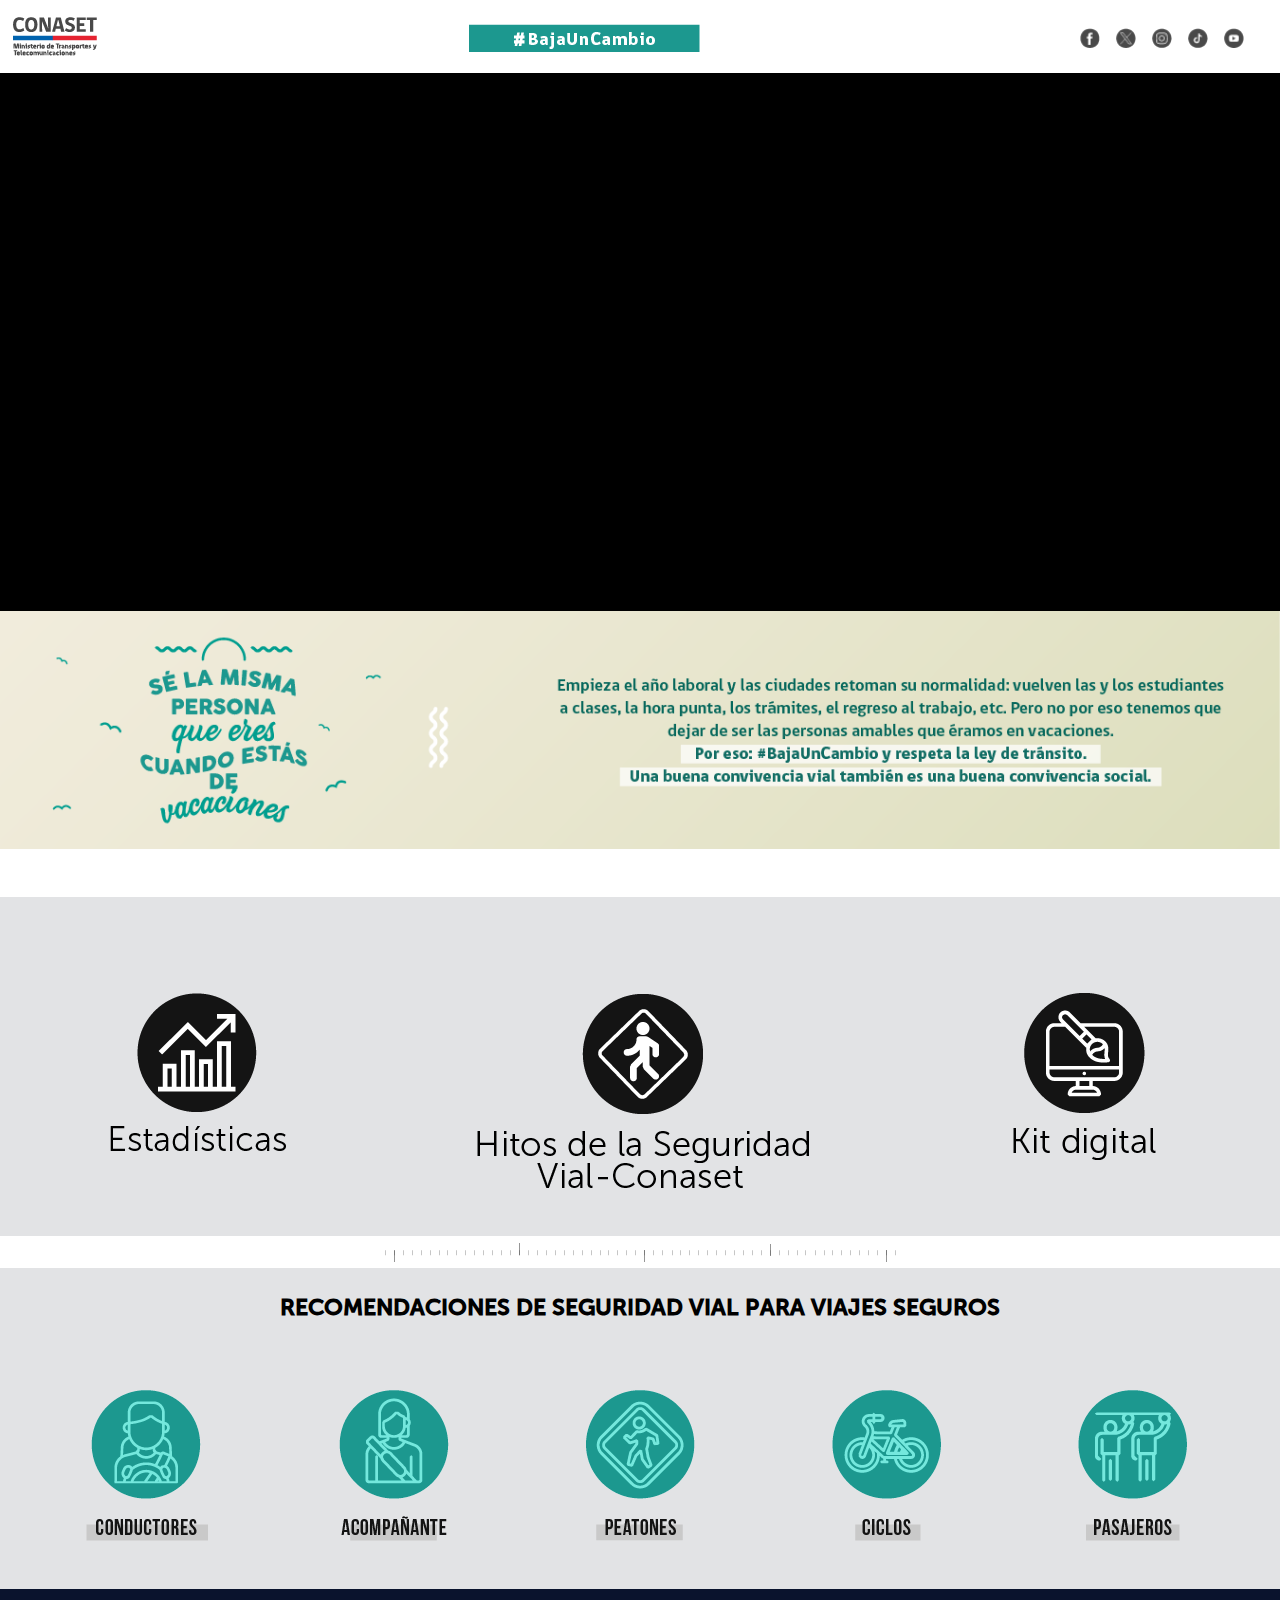
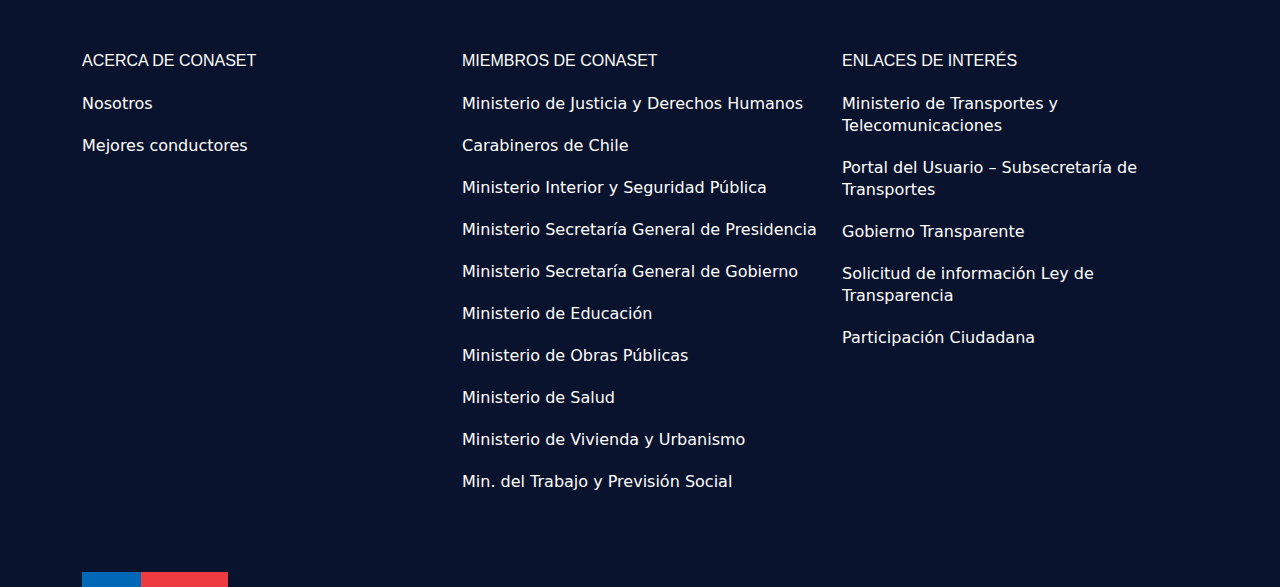
<file: index.html>
<!DOCTYPE html>
<html lang="es">

<head>
  <meta charset="UTF-8" />
  <meta name="viewport" content="width=device-width, initial-scale=1.0" />
  <link rel="stylesheet" href="./style.css" />
  <link href="https://cdn.jsdelivr.net/npm/bootstrap@5.3.3/dist/css/bootstrap.min.css" rel="stylesheet"
    integrity="sha384-QWTKZyjpPEjISv5WaRU9OFeRpok6YctnYmDr5pNlyT2bRjXh0JMhjY6hW+ALEwIH" crossorigin="anonymous">
  <title>#BajaUnCambio</title>
</head>

<body>
  <!-- Comienzo del Nav -->
  <nav class="navbar navbar-expand-lg">
    <div class="container-fluid">
      <a class="navbar-brand" href="https://celebracionsegura.conaset.cl/"><img src="./assets/images/logo-conaset.png"
          class="logo-conaset" alt="" /></a>
      <button class="navbar-toggler" type="button" data-bs-toggle="collapse" data-bs-target="#navbarNav"
        aria-controls="navbarNav" aria-expanded="false" aria-label="Toggle navigation">
        <span class="navbar-toggler-icon"></span>
      </button>

      <div class="collapse navbar-collapse justify-content-end" id="navbarNav">
        <ul class="navbar-nav  navbar-brand">
          <li class="nav-item">
            <a class="nav-link" href="https://celebracionsegura.conaset.cl/">
              <img src="./assets/images/bajauncambio.png" alt="" />
            </a>
          </li>
        </ul>
      </div>

      <div class="collapse navbar-collapse justify-content-end" id="navbarNav">
        <ul class="navbar-nav navbar-brand">
          <li class="nav-item">
            <a class="nav-link" href="https://www.facebook.com/conaset">
              <img src="./assets/images/redes-sociales-fondo-negro/facebook.png" alt="" class="redes-sociales" />
            </a>
          </li>
          <li class="nav-item">
            <a class="nav-link" href="https://twitter.com/conaset">
              <img src="./assets/images/redes-sociales-fondo-negro/twitter.png" alt="" class="redes-sociales" />
            </a>
          </li>
          <li class="nav-item">
            <a class="nav-link" href="https://www.instagram.com/conasetchile/">
              <img src="./assets/images/redes-sociales-fondo-negro/instagram.png" alt="" class="redes-sociales" />
            </a>
          </li>
          <li class="nav-item">
            <a class="nav-link" href="#">
              <img src="./assets/images/redes-sociales-fondo-negro/tiktok.png" alt="" class="redes-sociales" />
            </a>
          </li>
          <li class="nav-item">
            <a class="nav-link" href="https://www.youtube.com/@conaset">
              <img src="./assets/images/redes-sociales-fondo-negro/youtube.png" alt="" class="redes-sociales" />
            </a>
          </li>
        </ul>
      </div>
    </div>
  </nav>
  <!-- Fin del Nav -->

  <!-- Inicio Video Campaña -->

  <div class="container-fluid ratio ratio-21x9 bg-black d-flex d-md-block" id="video-player">
    <iframe width="560" height="315"
      src="https://www.youtube.com/embed/Gk6sIwwSv7c?si=mvYVZFPIyz6jmIa2?&loop=1&playlist=Gk6sIwwSv7c&si=vSx905TJKs22TOQL&amp;controls=0;&autoplay=1;&mute=1;"
      title="YouTube video player" frameborder="0"
      allow="accelerometer; autoplay; clipboard-write; encrypted-media; gyroscope; picture-in-picture; web-share"
      allowfullscreen></iframe>
  </div>
  <!-- Fin Video Campaña -->

  <!-- Inicio texto bajo video -->

  <div class="container-fluid w-100 p-0 d-flex d-none d-sm-none d-md-block">
    <img src="./assets/images/msj-campaña.png" class="w-100 img-fluid" alt="">
  </div>

  <div class="container-fluid p-0 m-0 d-flex text-center d-flex d-sm-block d-md-none">
    <div class="">
      <div class="col-12 titulo-responsive-up">
        <img src="./assets/images/msj-up.png" class="img-fluid" alt="">
      </div>
      <div class="col-12 titulo-responsive-down">
        <img src="./assets/images/msj.down.png" class="img-fluid" alt="">
      </div>
    </div>
  </div>

  <!--   Fin texto bajo video -->

  <!-- Inicio seccion links estadisticas - hitos - kit -->
  <div class="container-fluid links mt-5">
    <div class="row text-center p-5 d-flex justify-content-between">
      <div class="col-sm-12 col-lg-3 mt-5">
        <a href="./estadisticas/index.html">
          <img src="./assets/images/btn-estadistica.png" class="img-fluid" /></a>
      </div>
      <div class="col-sm-12 col-lg-6 mt-5">
        <a href="https://www.conaset.cl/historia-conaset/">
          <img src="./assets/images/hitos.png" class="img-fluid" />
        </a>
      </div>
      <div class="col-sm-12 col-lg-3 mt-5">
        <a href="https://drive.google.com/drive/folders/1EWLlv_Ygi4Ei63ZFhoIPr-L-EL9H00kh">
          <img src="./assets/images/Bot_Boton Kit.png" class="img-fluid" /></a>
        </a>
      </div>

    </div>
  </div>

  <!-- Fin seccion links estadisticas - hitos - kit -->


  <!-- Inicio Timeline -->

  <div class="container-fluid d-flex justify-content-center mt-1">
    <div class="row">
      <div class="col-12">
        <img src="./assets/images/timeline2.png" class="img-fluid w-100" alt="">
      </div>

    </div>
  </div>


  <!-- Fin Timeline -->



  <!-- Inicio seccion Recomendaciones -->
  <div class="container-fluid bg-secondary-subtle p-4 mt-1 pb-5">
    <div>
      <div class="container-fluid d-flex justify-content-center text-center mb-4">
        <p id="recomendaciones"><b>RECOMENDACIONES DE SEGURIDAD VIAL PARA VIAJES SEGUROS</b>
        </p>
      </div>
    </div>

    <div class="container-fluid  bg-secondary-subtle w-100"> <!-- d-flex justify-content-center -->
      <div class="row text-center d-flex justify-content-between">
        <div class="col-12 col-md-4 col-lg mt-4">
          <a class="" href="./conductor-motorizado/index.html">
            <img src="assets/images/conductor.png" class="img-fluid" /></a>
        </div>
        <div class="col-12 col-md-4 col-lg mt-4">
          <a class="" href="./copiloto/index.html"> <img src="assets/images/copiloto.png" class="img-fluid" /></a>
        </div>
        <div class="col-12 col-md-4 col-lg mt-4">
          <a class="" href="./peatones/index.html"> <img src="assets/images/peatones.png" class="img-fluid" /></a>
        </div>
        <div class="col-12 col-md-6 col-lg mt-4">
          <a class="" href="./ciclos/index.html"> <img src="assets/images/ciclos.png" class="img-fluid" /></a>
        </div>
        <div class="col-12 col-md-6 col-lg mt-4">
          <a class="" href="./pasajeros/index.html">
            <img src="assets/images/pasajeros.png" class="img-fluid" /></a>
        </div>
      </div>
    </div>
  </div>

  <!-- Fin seccion Recomendaciones -->

  <!-- INICIO FOOTER -->
  <footer id="footer" role="contentinfo">
    <div class="footer-top">
      <div class="container">
        <div class="row">
          <div class="col-lg-4 col-md-6 footer-links">
            <h2>Acerca de CONASET</h2>
            <ul>
              <li>
                <a href="https://www.conaset.cl/que-hacemos/" target="_blank">Nosotros</a>
              </li>
              <li>
                <a href="http://mejoresconductores.conaset.cl/" target="_blank">Mejores conductores</a>
              </li>
            </ul>
          </div>

          <div class="col-lg-4 col-md-6 footer-links">
            <h2>Miembros de CONASET</h2>
            <ul>
              <li>
                <a href="https://www.minjusticia.gob.cl/" target="_blank">Ministerio de Justicia y Derechos
                  Humanos</a>
              </li>
              <li>
                <a href="https://www.carabineros.cl/" target="_blank">Carabineros de Chile</a>
              </li>
              <li>
                <a href="https://www.interior.gob.cl/" target="_blank">Ministerio Interior y Seguridad Pública</a>
              </li>
              <li>
                <a href="https://www.minsegpres.gob.cl/" target="_blank">Ministerio Secretaría General de
                  Presidencia</a>
              </li>
              <li>
                <a href="https://msgg.gob.cl/wp/" target="_blank">Ministerio Secretaría General de Gobierno</a>
              </li>
              <li>
                <a href="https://www.mineduc.cl/" target="_blank">Ministerio de Educación</a>
              </li>
              <li>
                <a href="https://www.mop.cl/" target="_blank">Ministerio de Obras Públicas</a>
              </li>
              <li>
                <a href="https://www.minsal.cl/" target="_blank">Ministerio de Salud</a>
              </li>
              <li>
                <a href="https://www.minvu.cl/" target="_blank">Ministerio de Vivienda y Urbanismo</a>
              </li>
              <li>
                <a href="https://www.mintrab.gob.cl/" target="_blank">Min. del Trabajo y Previsión Social</a>
              </li>
            </ul>
          </div>

          <div class="col-lg-4 col-md-6 footer-links">
            <h2>Enlaces de interés</h2>
            <ul>
              <li>
                <a href="https://www.mtt.gob.cl/" target="_blank">Ministerio de Transportes y Telecomunicaciones</a>
              </li>
              <li>
                <a href="https://usuarios.subtrans.gob.cl/" target="_blank">Portal del Usuario – Subsecretaría de
                  Transportes</a>
              </li>
              <li>
                <a href="https://www.portaltransparencia.cl/PortalPdT/pdtta/-/ta/AN001" target="_blank">Gobierno
                  Transparente</a>
              </li>
              <li>
                <a href="http://www.subtrans.gob.cl/transparencia/solicitud_informacion.html" target="_blank">Solicitud
                  de información Ley de Transparencia</a>
              </li>
              <li>
                <a href="https://www.subtrans.gob.cl/programa/participacion-ciudadana/" target="_blank">Participación
                  Ciudadana</a>
              </li>
            </ul>
          </div>
        </div>
      </div>
    </div>
    <div class="container footer-bottom clearfix">
      <div class="row">
        <div class="col-lg-3 col-md-6">
          <img class="footer-default-logo align-bottom" src="./assets/images/franja.svg" alt="Franja corporativa" />
        </div>
      </div>
    </div>
  </footer>
  <!-- FIN FOOTER -->

  <script src="https://cdn.jsdelivr.net/npm/bootstrap@5.3.3/dist/js/bootstrap.bundle.min.js"
    integrity="sha384-YvpcrYf0tY3lHB60NNkmXc5s9fDVZLESaAA55NDzOxhy9GkcIdslK1eN7N6jIeHz"
    crossorigin="anonymous"></script>

  <script>
    const video = document.getElementById('video-player');

    // Disable mouse events on the video
    video.style.pointerEvents = 'none';

    // Prevent right-click on the video
    video.addEventListener('contextmenu', (e) => {
      e.preventDefault();
    });
  </script>
</body>

</html>
</file>
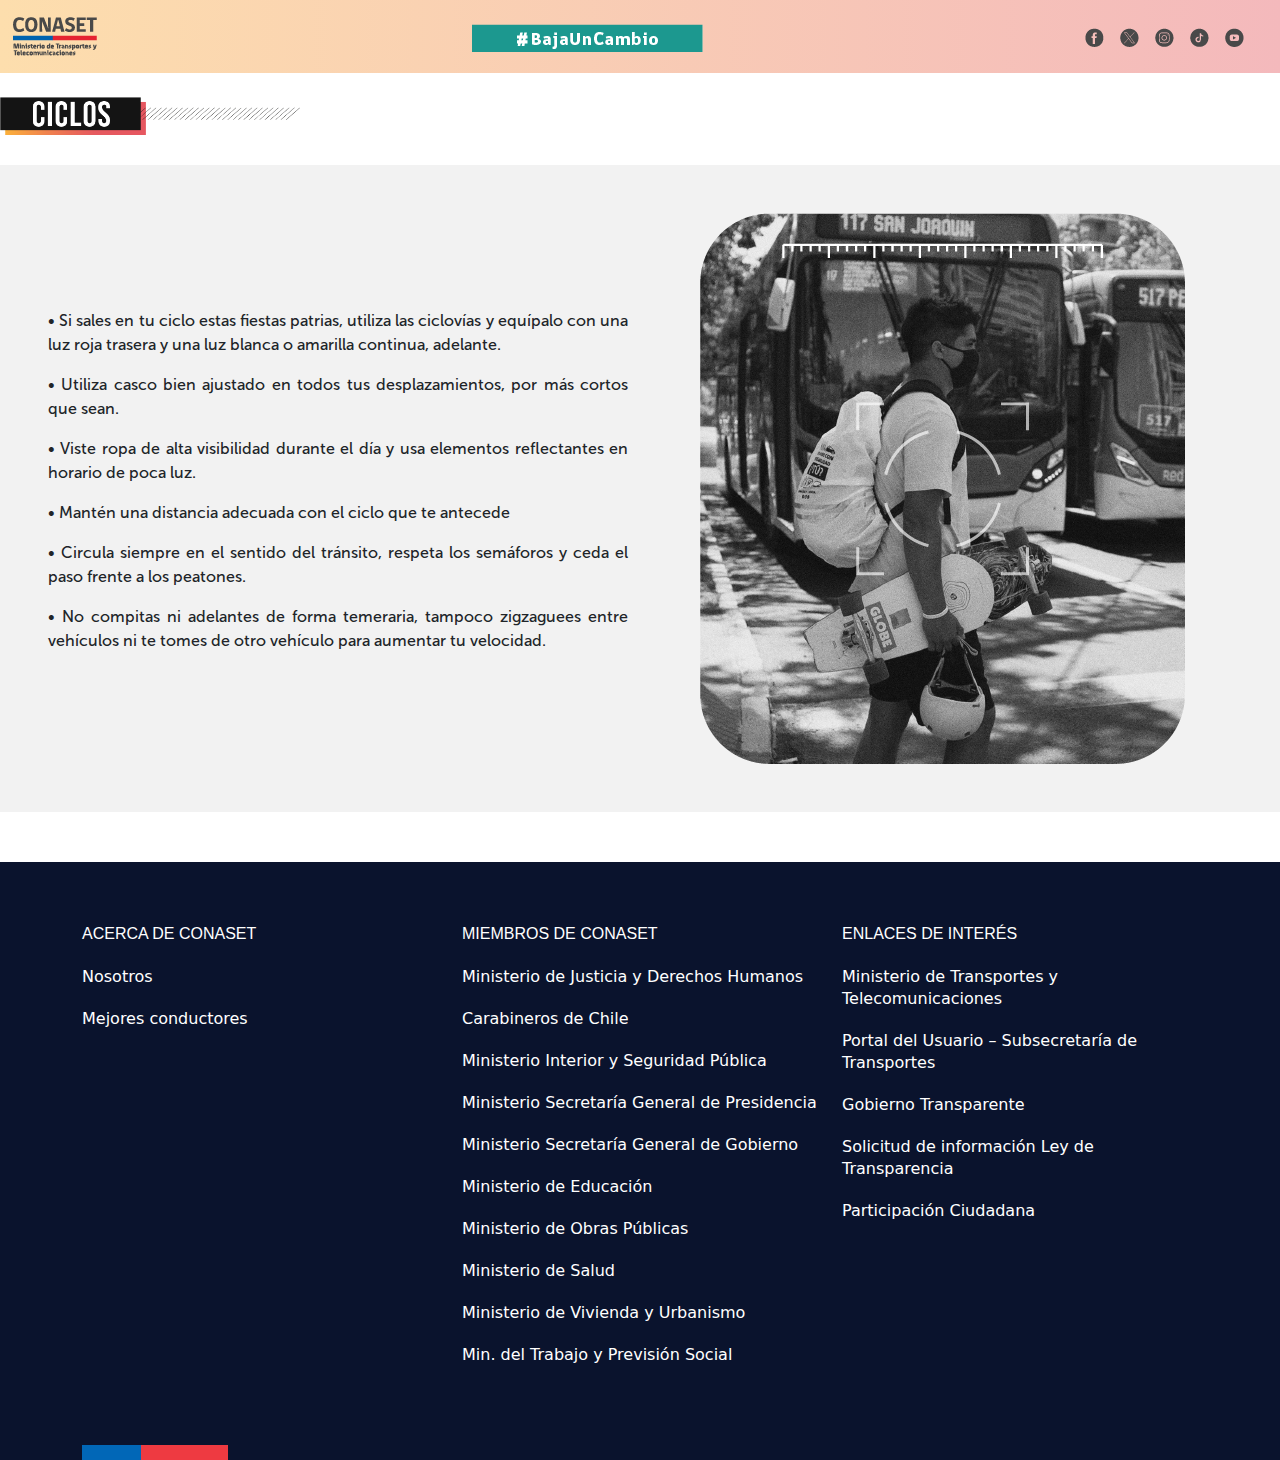
<file: ciclos/index.html>
<!DOCTYPE html>
<html lang="es">

<head>
    <meta charset="UTF-8">
    <meta name="viewport" content="width=device-width, initial-scale=1.0">
    <link rel="stylesheet" href="style.css">
    <link href="https://cdn.jsdelivr.net/npm/bootstrap@5.3.3/dist/css/bootstrap.min.css" rel="stylesheet"
        integrity="sha384-QWTKZyjpPEjISv5WaRU9OFeRpok6YctnYmDr5pNlyT2bRjXh0JMhjY6hW+ALEwIH" crossorigin="anonymous">
    <title>Ciclos</title>
</head>

<body>
    <!-- Comienzo del Nav -->
    <nav class="navbar navbar-expand-lg barra-navegacion mb-4">
        <div class="container-fluid">
            <a class="navbar-brand" href="https://celebracionsegura.conaset.cl"><img
                    src="../assets/images/logo-conaset.png" class="logo-conaset" alt="" /></a>
            <button class="navbar-toggler" type="button" data-bs-toggle="collapse" data-bs-target="#navbarNav"
                aria-controls="navbarNav" aria-expanded="false" aria-label="Toggle navigation">
                <span class="navbar-toggler-icon"></span>
            </button>
            <div class="collapse navbar-collapse justify-content-end" id="navbarNav">
                <ul class="navbar-nav  navbar-brand">
                    <li class="nav-item">
                        <a class="nav-link" href="https://celebracionsegura.conaset.cl">
                            <img src="../assets/images/bajauncambio.png" alt="" />
                        </a>
                    </li>
                </ul>
            </div>
            <div class="collapse navbar-collapse justify-content-end" id="navbarNav">
                <ul class="navbar-nav navbar-brand">
                    <li class="nav-item">
                        <a class="nav-link" href="https://www.facebook.com/conaset">
                            <img src="../assets/images/redes-sociales-fondo-negro/facebook.png" alt=""
                                class="redes-sociales" />
                        </a>
                    </li>
                    <li class="nav-item">
                        <a class="nav-link" href="https://twitter.com/conaset">
                            <img src="../assets/images/redes-sociales-fondo-negro/twitter.png" alt=""
                                class="redes-sociales" />
                        </a>
                    </li>
                    <li class="nav-item">
                        <a class="nav-link" href="https://www.instagram.com/conasetchile/">
                            <img src="../assets/images/redes-sociales-fondo-negro/instagram.png" alt=""
                                class="redes-sociales" />
                        </a>
                    </li>
                    <li class="nav-item">
                        <a class="nav-link" href="#">
                            <img src="../assets/images/redes-sociales-fondo-negro/tiktok.png" alt=""
                                class="redes-sociales" />
                        </a>
                    </li>
                    <li class="nav-item">
                        <a class="nav-link" href="https://www.youtube.com/@conaset">
                            <img src="../assets/images/redes-sociales-fondo-negro/youtube.png" alt=""
                                class="redes-sociales" />
                        </a>
                    </li>
                </ul>
            </div>
        </div>
    </nav>
    <!-- Fin del Nav -->

    <!-- Comienzo contenedor dos columnas carrusel - texto -->
    <div class="container-fuid" id="titulo-ciclos">
        <img src="../assets/images/web_TituloCiclos.png" style="width: 300px;" alt="">
    </div>

    <!-- Comienzo contenedor dos columnas carrusel - texto -->

    <div class="container-fluid text-center p-5 contenedor-copiloto">
        <div class="row d-flex align-items-center">
            <div class="col-sm-12 col-md-6">
                <article class="text-justify">

                    <p class="estadistica-p">• Si sales en tu ciclo estas fiestas patrias,
                        utiliza las ciclovías y equípalo con una luz roja trasera y una luz blanca o amarilla continua,
                        adelante. </p>
                    <p class="estadistica-p">• Utiliza casco bien ajustado en todos tus desplazamientos, por más cortos
                        que sean.</p>
                    <p class="estadistica-p">• Viste ropa de alta visibilidad durante el día y usa elementos
                        reflectantes en horario de poca luz. </p>
                    <p class="estadistica-p">• Mantén una distancia adecuada con el ciclo que te antecede </p>
                    <p class="estadistica-p">• Circula siempre en el sentido del tránsito, respeta los semáforos y ceda
                        el paso frente a los peatones. </p>
                    <p class="estadistica-p">• No compitas ni adelantes de forma temeraria, tampoco zigzaguees entre
                        vehículos ni te tomes de otro vehículo para aumentar tu velocidad. </p>

                </article>

            </div>
            <div class="col-sm-12 col-md-6 ">
                <div id="carouselExampleSlidesOnly" class="carousel slide" data-bs-touch="true" data-bs-ride="carousel">
                    <div class="carousel-inner">
                        <div class="carousel-item active" data-bs-interval="4000">
                            <img src="../assets/images/FotosCiclos2.png" class="rounded-4 img-fluid" alt="...">
                        </div>
                        <div class="carousel-item" data-bs-interval="4000">
                            <img src="../assets/images/FotosCiclos3.png" class="rounded-4 img-fluid" alt="...">
                        </div>
                        <div class="carousel-item" data-bs-interval="4000">
                            <img src="../assets/images/FotosCiclos4.png" class="rounded-4 img-fluid" alt="...">
                        </div>
                        <div class="carousel-item" data-bs-interval="4000">
                            <img src="../assets/images/FotosCiclos5.png" class="rounded-4 img-fluid" alt="...">
                        </div>
                    </div>
                </div>
            </div>

        </div>


    </div>
    <!-- Fin contenedor dos columnas texto - carrusel -->

    <!-- INICIO FOOTER -->
    <footer id="footer" role="contentinfo">
        <div class="footer-top">
            <div class="container">
                <div class="row">
                    <div class="col-lg-4 col-md-6 footer-links">
                        <h2>Acerca de CONASET</h2>
                        <ul>
                            <li>
                                <a href="https://www.conaset.cl/que-hacemos/" target="_blank">Nosotros</a>
                            </li>
                            <li>
                                <a href="http://mejoresconductores.conaset.cl/" target="_blank">Mejores conductores</a>
                            </li>
                        </ul>
                    </div>

                    <div class="col-lg-4 col-md-6 footer-links">
                        <h2>Miembros de CONASET</h2>
                        <ul>
                            <li>
                                <a href="https://www.minjusticia.gob.cl/" target="_blank">Ministerio de Justicia y
                                    Derechos
                                    Humanos</a>
                            </li>
                            <li>
                                <a href="https://www.carabineros.cl/" target="_blank">Carabineros de Chile</a>
                            </li>
                            <li>
                                <a href="https://www.interior.gob.cl/" target="_blank">Ministerio Interior y Seguridad
                                    Pública</a>
                            </li>
                            <li>
                                <a href="https://www.minsegpres.gob.cl/" target="_blank">Ministerio Secretaría General
                                    de
                                    Presidencia</a>
                            </li>
                            <li>
                                <a href="https://msgg.gob.cl/wp/" target="_blank">Ministerio Secretaría General de
                                    Gobierno</a>
                            </li>
                            <li>
                                <a href="https://www.mineduc.cl/" target="_blank">Ministerio de Educación</a>
                            </li>
                            <li>
                                <a href="https://www.mop.cl/" target="_blank">Ministerio de Obras Públicas</a>
                            </li>
                            <li>
                                <a href="https://www.minsal.cl/" target="_blank">Ministerio de Salud</a>
                            </li>
                            <li>
                                <a href="https://www.minvu.cl/" target="_blank">Ministerio de Vivienda y Urbanismo</a>
                            </li>
                            <li>
                                <a href="https://www.mintrab.gob.cl/" target="_blank">Min. del Trabajo y Previsión
                                    Social</a>
                            </li>
                        </ul>
                    </div>

                    <div class="col-lg-4 col-md-6 footer-links">
                        <h2>Enlaces de interés</h2>
                        <ul>
                            <li>
                                <a href="https://www.mtt.gob.cl/" target="_blank">Ministerio de Transportes y
                                    Telecomunicaciones</a>
                            </li>
                            <li>
                                <a href="https://usuarios.subtrans.gob.cl/" target="_blank">Portal del Usuario –
                                    Subsecretaría de
                                    Transportes</a>
                            </li>
                            <li>
                                <a href="https://www.portaltransparencia.cl/PortalPdT/pdtta/-/ta/AN001"
                                    target="_blank">Gobierno
                                    Transparente</a>
                            </li>
                            <li>
                                <a href="http://www.subtrans.gob.cl/transparencia/solicitud_informacion.html"
                                    target="_blank">Solicitud
                                    de información Ley de Transparencia</a>
                            </li>
                            <li>
                                <a href="https://www.subtrans.gob.cl/programa/participacion-ciudadana/"
                                    target="_blank">Participación
                                    Ciudadana</a>
                            </li>
                        </ul>
                    </div>
                </div>
            </div>
        </div>
        <div class="container footer-bottom clearfix">
            <div class="row">
                <div class="col-lg-3 col-md-6">
                    <img class="footer-default-logo align-bottom" src="../assets/images/franja.svg"
                        alt="Franja corporativa" />
                </div>
            </div>
        </div>
    </footer>
    <!-- FIN FOOTER -->


    <!-- SCRIPT BOOTSTRAP -->
    <script src="https://cdn.jsdelivr.net/npm/bootstrap@5.3.3/dist/js/bootstrap.bundle.min.js"
        integrity="sha384-YvpcrYf0tY3lHB60NNkmXc5s9fDVZLESaAA55NDzOxhy9GkcIdslK1eN7N6jIeHz"
        crossorigin="anonymous"></script>
    <!-- SCRIPT BOOTSTRAP -->
</body>

</html>
</file>
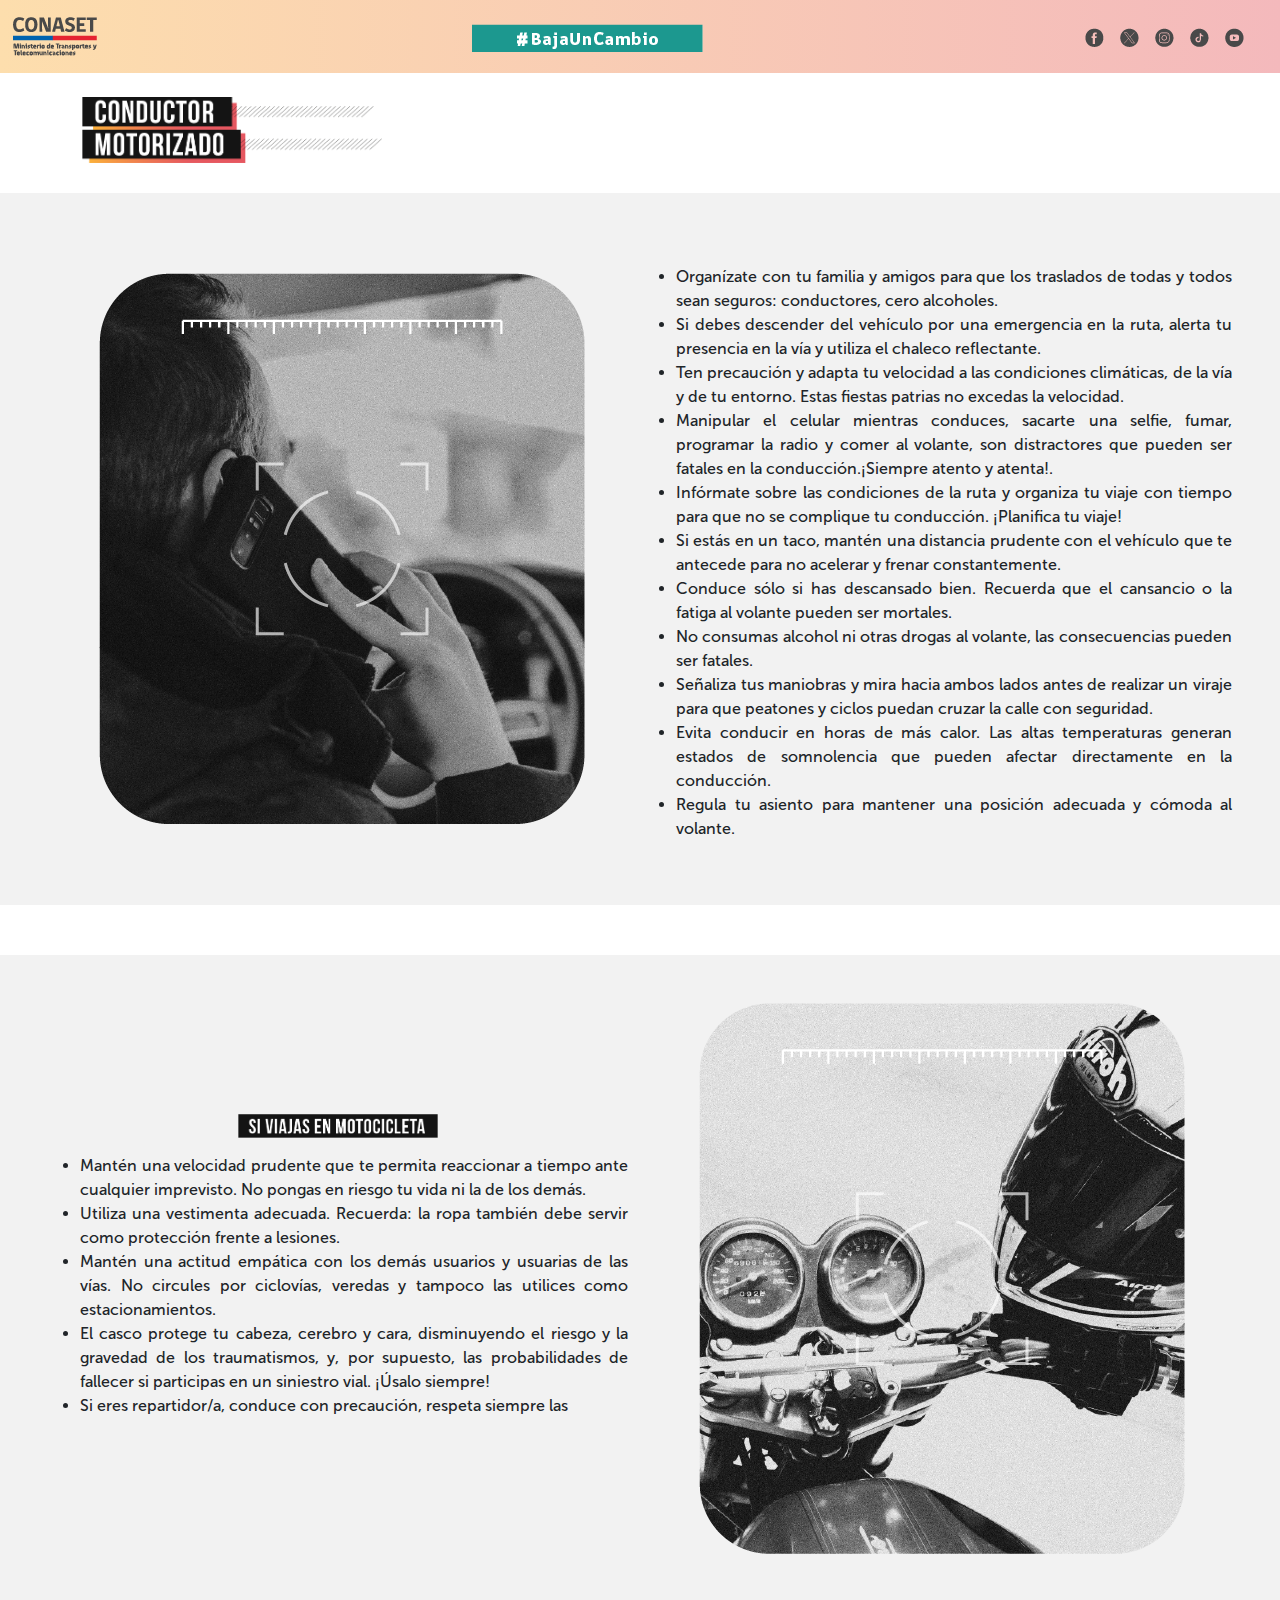
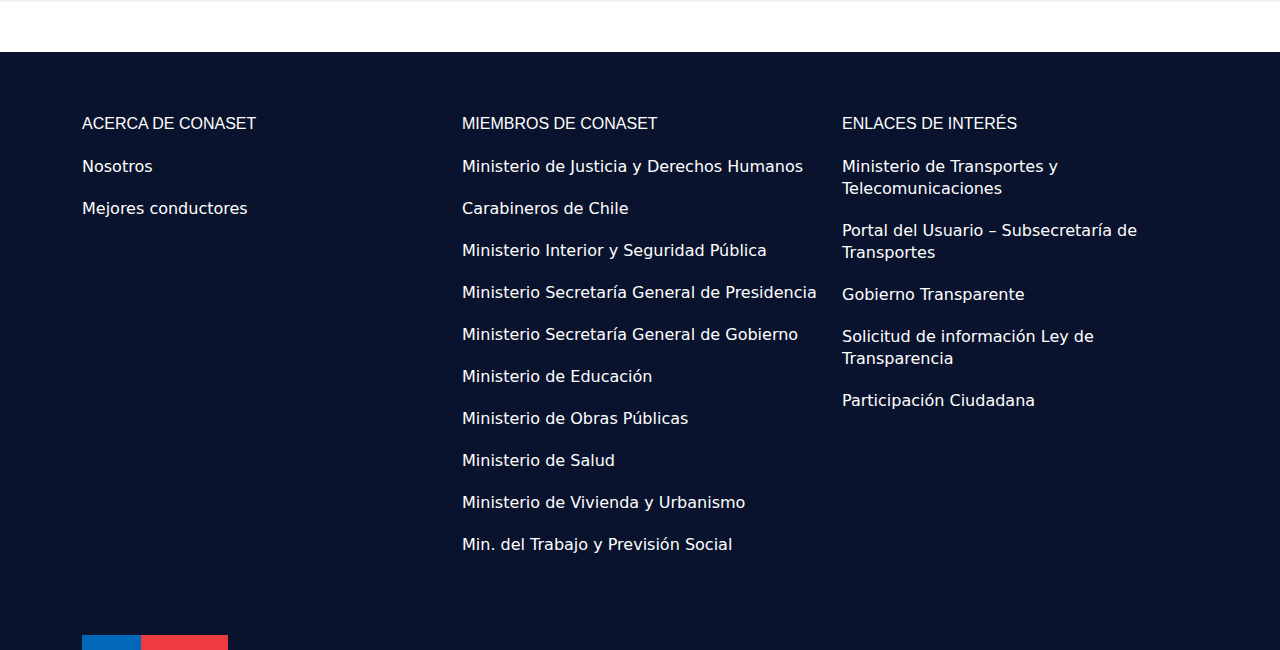
<file: conductor-motorizado/index.html>
<!DOCTYPE html>
<html lang="es">

<head>
    <meta charset="UTF-8">
    <meta name="viewport" content="width=device-width, initial-scale=1.0">
    <link rel="stylesheet" href="style.css">
    <link href="https://cdn.jsdelivr.net/npm/bootstrap@5.3.3/dist/css/bootstrap.min.css" rel="stylesheet"
        integrity="sha384-QWTKZyjpPEjISv5WaRU9OFeRpok6YctnYmDr5pNlyT2bRjXh0JMhjY6hW+ALEwIH" crossorigin="anonymous">
    <title>Conductor Motorizado</title>
</head>

<body>
    <!-- Comienzo del Nav -->
    <nav class="navbar navbar-expand-lg mb-4 barra-navegacion">
        <div class="container-fluid">
            <a class="navbar-brand" href="http://celebracionsegura.conaset.cl/"><img
                    src="../assets/images/logo-conaset.png" class="logo-conaset" alt="" /></a>
            <button class="navbar-toggler" type="button" data-bs-toggle="collapse" data-bs-target="#navbarNav"
                aria-controls="navbarNav" aria-expanded="false" aria-label="Toggle navigation">
                <span class="navbar-toggler-icon"></span>
            </button>
            <div class="collapse navbar-collapse justify-content-end" id="navbarNav">
                <ul class="navbar-nav  navbar-brand">
                    <li class="nav-item">
                        <a class="nav-link" href="http://celebracionsegura.conaset.cl/">
                            <img src="../assets/images/bajauncambio.png" alt="" />
                        </a>
                    </li>
                </ul>
            </div>
            <div class="collapse navbar-collapse justify-content-end" id="navbarNav">
                <ul class="navbar-nav navbar-brand">
                    <li class="nav-item">
                        <a class="nav-link" href="https://www.facebook.com/conaset">
                            <img src="../assets/images/redes-sociales-fondo-negro/facebook.png" alt=""
                                class="redes-sociales" />
                        </a>
                    </li>
                    <li class="nav-item">
                        <a class="nav-link" href="https://twitter.com/conaset">
                            <img src="../assets/images/redes-sociales-fondo-negro/twitter.png" alt=""
                                class="redes-sociales" />
                        </a>
                    </li>
                    <li class="nav-item">
                        <a class="nav-link" href="https://www.instagram.com/conasetchile/">
                            <img src="../assets/images/redes-sociales-fondo-negro/instagram.png" alt=""
                                class="redes-sociales" />
                        </a>
                    </li>
                    <li class="nav-item">
                        <a class="nav-link" href="#">
                            <img src="../assets/images/redes-sociales-fondo-negro/tiktok.png" alt=""
                                class="redes-sociales" />
                        </a>
                    </li>
                    <li class="nav-item">
                        <a class="nav-link" href="https://www.youtube.com/@conaset">
                            <img src="../assets/images/redes-sociales-fondo-negro/youtube.png" alt=""
                                class="redes-sociales" />
                        </a>
                    </li>
                </ul>
            </div>
        </div>
    </nav>
    <!-- Fin del Nav -->

    <!-- Comienzo contenedor dos columnas carrusel - texto -->
    <div class="container" id="titulo-motorizado">
        <img src="../assets/images/conductor-motorizado-titulo.png" style="width: 300px;" alt="">
    </div>
    <div class="container-fluid text-center p-5 contenedor-motorizado">
        <div class="row gx-2 d-flex align-items-center">
            <div class="col-sm-12 col-md-6 ">
                <div id="carouselExampleSlidesOnly" class="carousel slide" data-bs-touch="true" data-bs-ride="carousel">
                    <div class="carousel-inner">
                        <div class="carousel-item active" data-bs-interval="2000">
                            <img src="../assets/images/conductor-motorizado-foto1.png" class="rounded-4 img-fluid"
                                alt="...">
                        </div>
                        <div class="carousel-item" data-bs-interval="2000">
                            <img src="../assets/images/conductor-motorizado-foto2.png" class="rounded-4 img-fluid"
                                alt="...">
                        </div>
                        <div class="carousel-item" data-bs-interval="2000">
                            <img src="../assets/images/conductor-motorizado-foto3.png" class="rounded-4 img-fluid"
                                alt="...">
                        </div>
                    </div>
                </div>
            </div>
            <div class="col-sm-12 col-md-6">
                <div class="estadistica-p">
                    <ul>
                        <li class="mt-4">
                            Organízate con tu familia y amigos para que los traslados de todas y todos sean seguros:
                            conductores, cero alcoholes.
                        </li>
                        <li class="">
                            Si debes descender del vehículo por una emergencia en la ruta, alerta tu presencia en la
                            vía
                            y utiliza el chaleco reflectante.
                        </li>
                        <li class="">
                            Ten precaución y adapta tu velocidad a las condiciones climáticas, de la vía y de tu
                            entorno. Estas fiestas patrias no excedas la velocidad.
                        </li>
                        <li class="">
                            Manipular el celular mientras conduces, sacarte una selfie, fumar, programar la radio y
                            comer al volante, son distractores que pueden ser fatales en la conducción.¡Siempre
                            atento y
                            atenta!.
                        </li>
                        <li class="">
                            Infórmate sobre las condiciones de la ruta y organiza tu viaje con tiempo para que no se
                            complique tu conducción. ¡Planifica tu viaje!
                        </li>
                        <li class="">
                            Si estás en un taco, mantén una distancia prudente con el vehículo que te antecede para
                            no
                            acelerar y frenar constantemente.
                        </li>
                        <li class="">
                            Conduce sólo si has descansado bien. Recuerda que el cansancio o la fatiga al volante
                            pueden
                            ser mortales.
                        </li>
                        <li class="">
                            No consumas alcohol ni otras drogas al volante, las consecuencias pueden ser fatales.
                        </li>
                        <li class="">
                            Señaliza tus maniobras y mira hacia ambos lados antes de realizar un viraje para que
                            peatones y ciclos puedan cruzar la calle con seguridad.
                        </li>
                        <li class="">
                            Evita conducir en horas de más calor. Las altas temperaturas generan estados de
                            somnolencia
                            que pueden afectar directamente en la conducción.
                        </li>
                        <li class="">
                            Regula tu asiento para mantener una posición adecuada y cómoda al volante.
                        </li>
                    </ul>

                </div>
            </div>
        </div>
    </div>
    <!-- Fin contenedor dos columnas carrusel - texto -->

    <!-- Comienzo contenedor dos columnas carrusel - texto -->

    <div class="container-fluid text-center p-5 contenedor-motorizado" id="contenedor-moto">
        <div class="row d-flex align-items-center">
            <div class="col-sm-12 col-md-6">
                <div>
                    <img src="../assets/images/title-si-viajas-en-motocicleta.png" alt="" class="mb-3"
                        style="width: 200px;">
                </div>

                <div class="estadistica-p">
                    <ul>
                        <li class="">
                            Mantén una velocidad prudente que te permita reaccionar a tiempo ante cualquier imprevisto.
                            No pongas en riesgo tu vida ni la de los demás.
                        </li>
                        <li class="">
                            Utiliza una vestimenta adecuada. Recuerda: la ropa también debe servir como protección
                            frente a lesiones.
                        </li>
                        <li class="">
                            Mantén una actitud empática con los demás usuarios y usuarias de las vías. No circules por
                            ciclovías, veredas y tampoco las utilices como estacionamientos.
                        </li>
                        <li class="">
                            El casco protege tu cabeza, cerebro y cara, disminuyendo el riesgo y la gravedad de los
                            traumatismos, y, por supuesto, las probabilidades de fallecer si participas en un siniestro
                            vial. ¡Úsalo siempre!
                        </li>
                        <li class="mb-4">
                            Si eres repartidor/a, conduce con precaución, respeta siempre las
                        </li>
                    </ul>
                </div>
            </div>

            <div class="col-sm-12 col-md-6 ">
                <div id="carouselExampleSlidesOnly" class="carousel slide" data-bs-touch="true" data-bs-ride="carousel">
                    <div class="carousel-inner">
                        <div class="carousel-item active" data-bs-interval="4000">
                            <img src="../assets/images/moto1.png" class="rounded-4 img-fluid" alt="...">
                        </div>
                        <div class="carousel-item" data-bs-interval="2000">
                            <img src="../assets/images/moto2.png" class="rounded-4 img-fluid" alt="...">
                        </div>
                        <div class="carousel-item">
                            <img src="../assets/images/moto3.png" class="rounded-4 img-fluid" alt="...">
                        </div>
                        <div class="carousel-item">
                            <img src="../assets/images/moto4.png" class="rounded-4 img-fluid" alt="...">
                        </div>
                    </div>
                </div>
            </div>

        </div>


    </div>
    <!-- Fin contenedor dos columnas carrusel - texto -->

    <!-- INICIO FOOTER -->
    <footer id="footer" role="contentinfo">
        <div class="footer-top">
            <div class="container">
                <div class="row">
                    <div class="col-lg-4 col-md-6 footer-links">
                        <h2>Acerca de CONASET</h2>
                        <ul>
                            <li>
                                <a href="https://www.conaset.cl/que-hacemos/" target="_blank">Nosotros</a>
                            </li>
                            <li>
                                <a href="http://mejoresconductores.conaset.cl/" target="_blank">Mejores conductores</a>
                            </li>
                        </ul>
                    </div>

                    <div class="col-lg-4 col-md-6 footer-links">
                        <h2>Miembros de CONASET</h2>
                        <ul>
                            <li>
                                <a href="https://www.minjusticia.gob.cl/" target="_blank">Ministerio de Justicia y
                                    Derechos
                                    Humanos</a>
                            </li>
                            <li>
                                <a href="https://www.carabineros.cl/" target="_blank">Carabineros de Chile</a>
                            </li>
                            <li>
                                <a href="https://www.interior.gob.cl/" target="_blank">Ministerio Interior y Seguridad
                                    Pública</a>
                            </li>
                            <li>
                                <a href="https://www.minsegpres.gob.cl/" target="_blank">Ministerio Secretaría General
                                    de
                                    Presidencia</a>
                            </li>
                            <li>
                                <a href="https://msgg.gob.cl/wp/" target="_blank">Ministerio Secretaría General de
                                    Gobierno</a>
                            </li>
                            <li>
                                <a href="https://www.mineduc.cl/" target="_blank">Ministerio de Educación</a>
                            </li>
                            <li>
                                <a href="https://www.mop.cl/" target="_blank">Ministerio de Obras Públicas</a>
                            </li>
                            <li>
                                <a href="https://www.minsal.cl/" target="_blank">Ministerio de Salud</a>
                            </li>
                            <li>
                                <a href="https://www.minvu.cl/" target="_blank">Ministerio de Vivienda y Urbanismo</a>
                            </li>
                            <li>
                                <a href="https://www.mintrab.gob.cl/" target="_blank">Min. del Trabajo y Previsión
                                    Social</a>
                            </li>
                        </ul>
                    </div>

                    <div class="col-lg-4 col-md-6 footer-links">
                        <h2>Enlaces de interés</h2>
                        <ul>
                            <li>
                                <a href="https://www.mtt.gob.cl/" target="_blank">Ministerio de Transportes y
                                    Telecomunicaciones</a>
                            </li>
                            <li>
                                <a href="https://usuarios.subtrans.gob.cl/" target="_blank">Portal del Usuario –
                                    Subsecretaría de
                                    Transportes</a>
                            </li>
                            <li>
                                <a href="https://www.portaltransparencia.cl/PortalPdT/pdtta/-/ta/AN001"
                                    target="_blank">Gobierno
                                    Transparente</a>
                            </li>
                            <li>
                                <a href="http://www.subtrans.gob.cl/transparencia/solicitud_informacion.html"
                                    target="_blank">Solicitud
                                    de información Ley de Transparencia</a>
                            </li>
                            <li>
                                <a href="https://www.subtrans.gob.cl/programa/participacion-ciudadana/"
                                    target="_blank">Participación
                                    Ciudadana</a>
                            </li>
                        </ul>
                    </div>
                </div>
            </div>
        </div>
        <div class="container footer-bottom clearfix">
            <div class="row">
                <div class="col-lg-3 col-md-6">
                    <img class="footer-default-logo align-bottom" src="../assets/images/franja.svg"
                        alt="Franja corporativa" />
                </div>
            </div>
        </div>
    </footer>
    <!-- FIN FOOTER -->


    <!-- SCRIPT BOOTSTRAP -->
    <script src="https://cdn.jsdelivr.net/npm/bootstrap@5.3.3/dist/js/bootstrap.bundle.min.js"
        integrity="sha384-YvpcrYf0tY3lHB60NNkmXc5s9fDVZLESaAA55NDzOxhy9GkcIdslK1eN7N6jIeHz"
        crossorigin="anonymous"></script>
    <!-- SCRIPT BOOTSTRAP -->
</body>

</html>
</file>
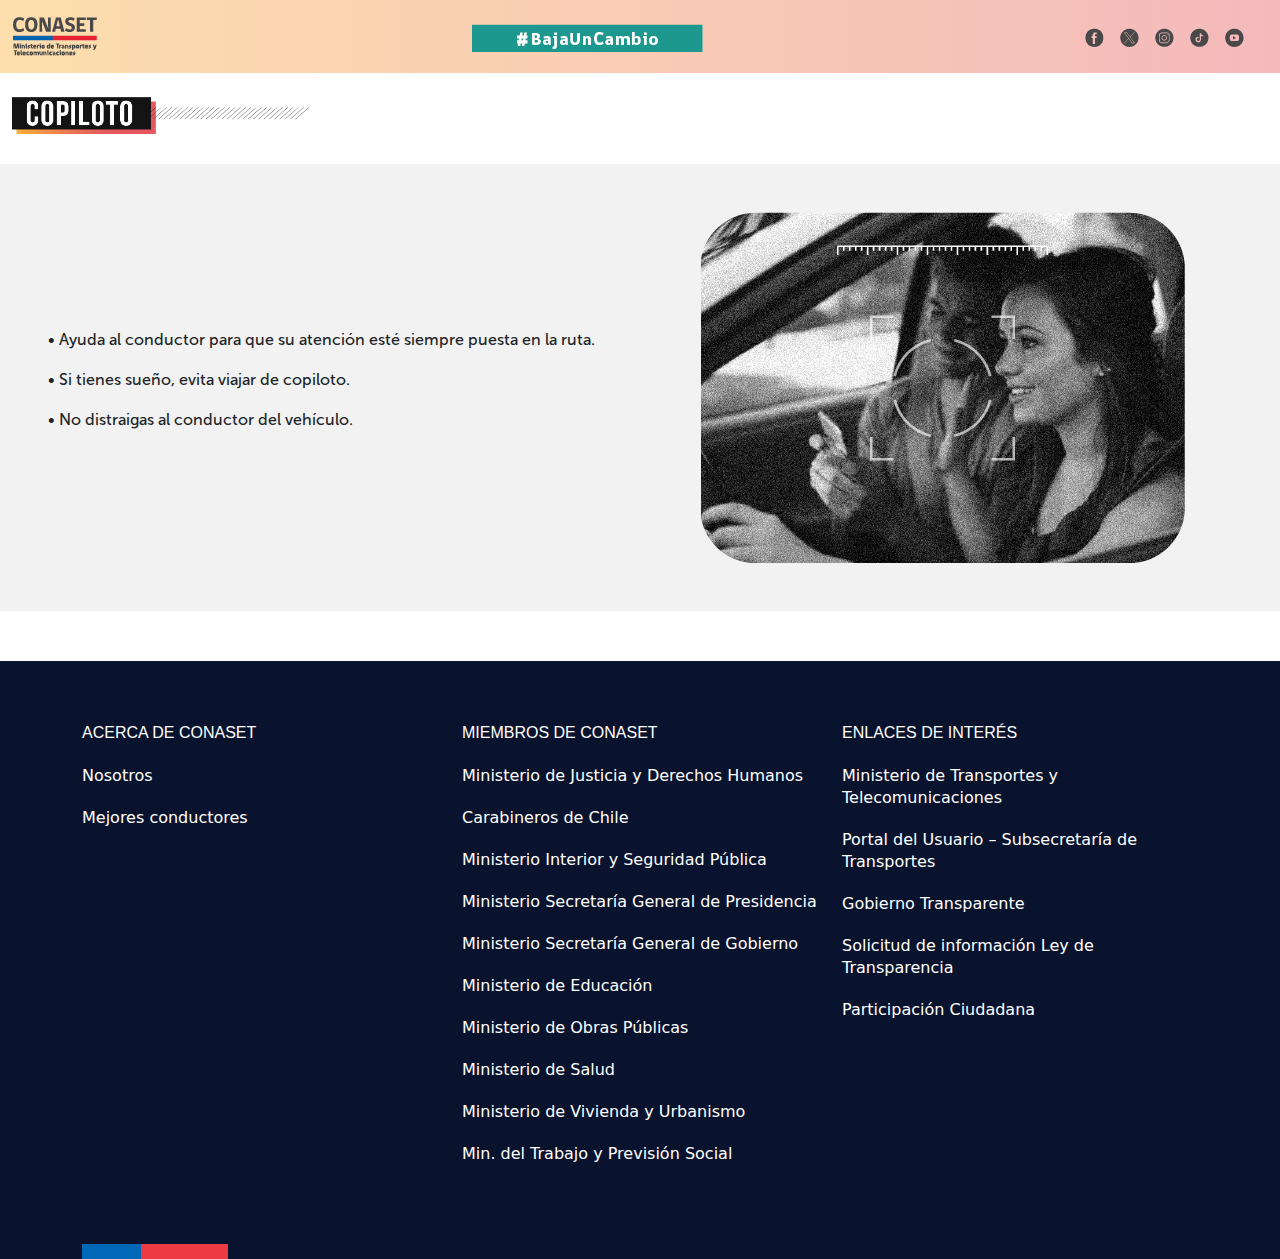
<file: copiloto/index.html>
<!DOCTYPE html>
<html lang="es">

<head>
    <meta charset="UTF-8">
    <meta name="viewport" content="width=device-width, initial-scale=1.0">
    <link rel="stylesheet" href="style.css">
    <link href="https://cdn.jsdelivr.net/npm/bootstrap@5.3.3/dist/css/bootstrap.min.css" rel="stylesheet"
        integrity="sha384-QWTKZyjpPEjISv5WaRU9OFeRpok6YctnYmDr5pNlyT2bRjXh0JMhjY6hW+ALEwIH" crossorigin="anonymous">
    <title>Copiloto</title>
</head>

<body>
    <!-- Comienzo del Nav -->
    <nav class="navbar navbar-expand-lg mb-4 barra-navegacion">
        <div class="container-fluid">
            <a class="navbar-brand" href="https://celebracionsegura.conaset.cl/"><img
                    src="../assets/images/logo-conaset.png" class="logo-conaset" alt="" /></a>
            <button class="navbar-toggler" type="button" data-bs-toggle="collapse" data-bs-target="#navbarNav"
                aria-controls="navbarNav" aria-expanded="false" aria-label="Toggle navigation">
                <span class="navbar-toggler-icon"></span>
            </button>
            <div class="collapse navbar-collapse justify-content-end" id="navbarNav">
                <ul class="navbar-nav  navbar-brand">
                    <li class="nav-item">
                        <a class="nav-link" href="https://celebracionsegura.conaset.cl/">
                            <img src="../assets/images/bajauncambio.png" alt="" />
                        </a>
                    </li>
                </ul>
            </div>
            <div class="collapse navbar-collapse justify-content-end" id="navbarNav">
                <ul class="navbar-nav navbar-brand">
                    <li class="nav-item">
                        <a class="nav-link" href="https://www.facebook.com/conaset">
                            <img src="../assets/images/redes-sociales-fondo-negro/facebook.png" alt=""
                                class="redes-sociales" />
                        </a>
                    </li>
                    <li class="nav-item">
                        <a class="nav-link" href="https://twitter.com/conaset">
                            <img src="../assets/images/redes-sociales-fondo-negro/twitter.png" alt=""
                                class="redes-sociales" />
                        </a>
                    </li>
                    <li class="nav-item">
                        <a class="nav-link" href="https://www.instagram.com/conasetchile/">
                            <img src="../assets/images/redes-sociales-fondo-negro/instagram.png" alt=""
                                class="redes-sociales" />
                        </a>
                    </li>
                    <li class="nav-item">
                        <a class="nav-link" href="#">
                            <img src="../assets/images/redes-sociales-fondo-negro/tiktok.png" alt=""
                                class="redes-sociales" />
                        </a>
                    </li>
                    <li class="nav-item">
                        <a class="nav-link" href="https://www.youtube.com/@conaset">
                            <img src="../assets/images/redes-sociales-fondo-negro/youtube.png" alt=""
                                class="redes-sociales" />
                        </a>
                    </li>
                </ul>
            </div>
        </div>
    </nav>
    <!-- Fin del Nav -->

    <!-- Comienzo contenedor dos columnas carrusel - texto -->
    <div class="container-fluid" id="titulo-copiloto">
        <img src="../assets/images/Titulo_Copiloto-78.png" style="width: 300px;" alt="">
    </div>

    <!-- Comienzo contenedor dos columnas carrusel - texto -->

    <div class="container-fluid text-center p-5 contenedor-copiloto">
        <div class="row d-flex align-items-center">
            <div class="col-sm-12 col-md-6">
                <article class="text-justify">

                    <p class="estadistica-p">• Ayuda al conductor para que su atención esté siempre puesta en la ruta.
                    </p>
                    <p class="estadistica-p">• Si tienes sueño, evita viajar de copiloto. </p>
                    <p class="estadistica-p">• No distraigas al conductor del vehículo.</p>

                </article>

            </div>
            <div class="col-sm-12 col-md-6">
                <div id="carouselExampleSlidesOnly" data-bs-touch="true" data-bs-ride="carousel">
                    <div class="carousel-inner">
                        <div>
                            <img src="../assets/images/FotoCopiloto.png" class="rounded-4 img-fluid" alt="...">
                        </div>

                    </div>
                </div>
            </div>

        </div>


    </div>
    <!-- Fin contenedor dos columnas texto - carrusel -->

    <!-- INICIO FOOTER -->
    <footer id="footer" role="contentinfo">
        <div class="footer-top">
            <div class="container">
                <div class="row">
                    <div class="col-lg-4 col-md-6 footer-links">
                        <h2>Acerca de CONASET</h2>
                        <ul>
                            <li>
                                <a href="https://www.conaset.cl/que-hacemos/" target="_blank">Nosotros</a>
                            </li>
                            <li>
                                <a href="http://mejoresconductores.conaset.cl/" target="_blank">Mejores conductores</a>
                            </li>
                        </ul>
                    </div>

                    <div class="col-lg-4 col-md-6 footer-links">
                        <h2>Miembros de CONASET</h2>
                        <ul>
                            <li>
                                <a href="https://www.minjusticia.gob.cl/" target="_blank">Ministerio de Justicia y
                                    Derechos
                                    Humanos</a>
                            </li>
                            <li>
                                <a href="https://www.carabineros.cl/" target="_blank">Carabineros de Chile</a>
                            </li>
                            <li>
                                <a href="https://www.interior.gob.cl/" target="_blank">Ministerio Interior y Seguridad
                                    Pública</a>
                            </li>
                            <li>
                                <a href="https://www.minsegpres.gob.cl/" target="_blank">Ministerio Secretaría General
                                    de
                                    Presidencia</a>
                            </li>
                            <li>
                                <a href="https://msgg.gob.cl/wp/" target="_blank">Ministerio Secretaría General de
                                    Gobierno</a>
                            </li>
                            <li>
                                <a href="https://www.mineduc.cl/" target="_blank">Ministerio de Educación</a>
                            </li>
                            <li>
                                <a href="https://www.mop.cl/" target="_blank">Ministerio de Obras Públicas</a>
                            </li>
                            <li>
                                <a href="https://www.minsal.cl/" target="_blank">Ministerio de Salud</a>
                            </li>
                            <li>
                                <a href="https://www.minvu.cl/" target="_blank">Ministerio de Vivienda y Urbanismo</a>
                            </li>
                            <li>
                                <a href="https://www.mintrab.gob.cl/" target="_blank">Min. del Trabajo y Previsión
                                    Social</a>
                            </li>
                        </ul>
                    </div>

                    <div class="col-lg-4 col-md-6 footer-links">
                        <h2>Enlaces de interés</h2>
                        <ul>
                            <li>
                                <a href="https://www.mtt.gob.cl/" target="_blank">Ministerio de Transportes y
                                    Telecomunicaciones</a>
                            </li>
                            <li>
                                <a href="https://usuarios.subtrans.gob.cl/" target="_blank">Portal del Usuario –
                                    Subsecretaría de
                                    Transportes</a>
                            </li>
                            <li>
                                <a href="https://www.portaltransparencia.cl/PortalPdT/pdtta/-/ta/AN001"
                                    target="_blank">Gobierno
                                    Transparente</a>
                            </li>
                            <li>
                                <a href="http://www.subtrans.gob.cl/transparencia/solicitud_informacion.html"
                                    target="_blank">Solicitud
                                    de información Ley de Transparencia</a>
                            </li>
                            <li>
                                <a href="https://www.subtrans.gob.cl/programa/participacion-ciudadana/"
                                    target="_blank">Participación
                                    Ciudadana</a>
                            </li>
                        </ul>
                    </div>
                </div>
            </div>
        </div>
        <div class="container footer-bottom clearfix">
            <div class="row">
                <div class="col-lg-3 col-md-6">
                    <img class="footer-default-logo align-bottom" src="../assets/images/franja.svg"
                        alt="Franja corporativa" />
                </div>
            </div>
        </div>
    </footer>
    <!-- FIN FOOTER -->


    <!-- SCRIPT BOOTSTRAP -->
    <script src="https://cdn.jsdelivr.net/npm/bootstrap@5.3.3/dist/js/bootstrap.bundle.min.js"
        integrity="sha384-YvpcrYf0tY3lHB60NNkmXc5s9fDVZLESaAA55NDzOxhy9GkcIdslK1eN7N6jIeHz"
        crossorigin="anonymous"></script>
    <!-- SCRIPT BOOTSTRAP -->
</body>

</html>
</file>
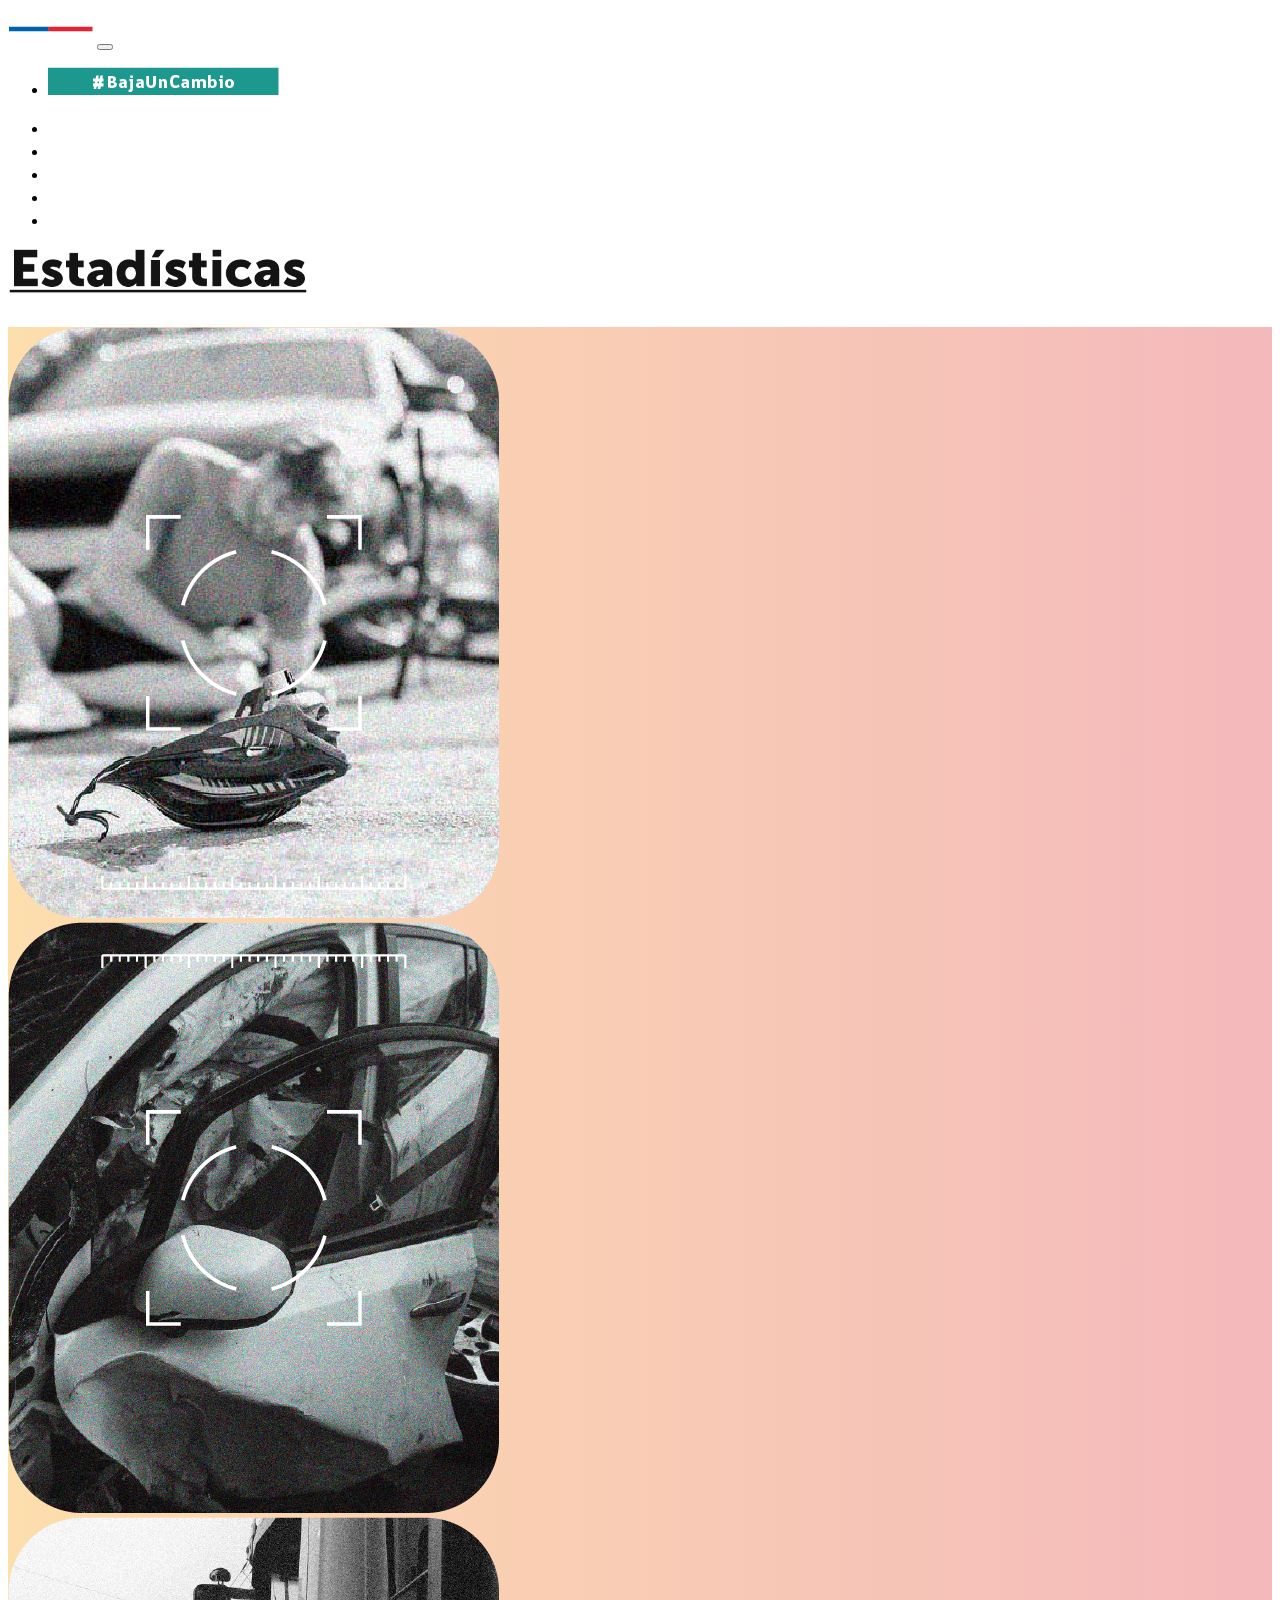
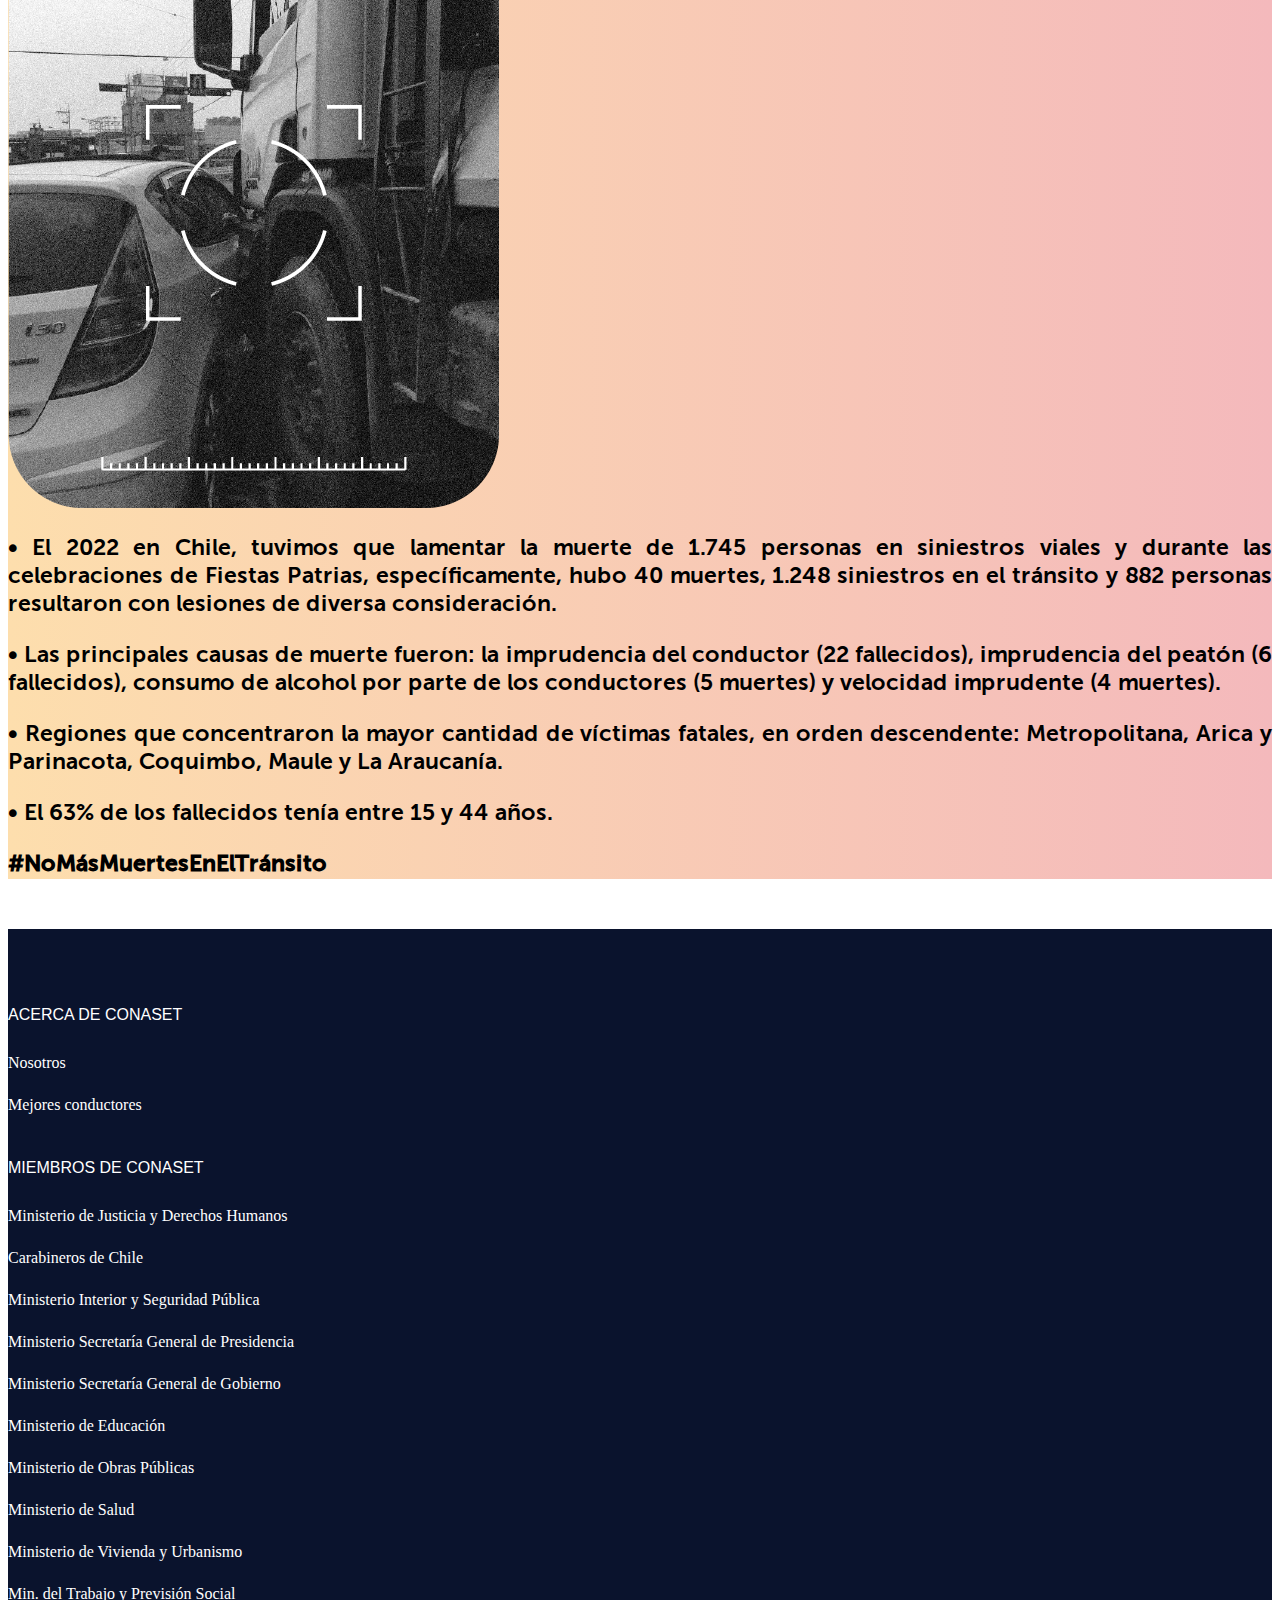
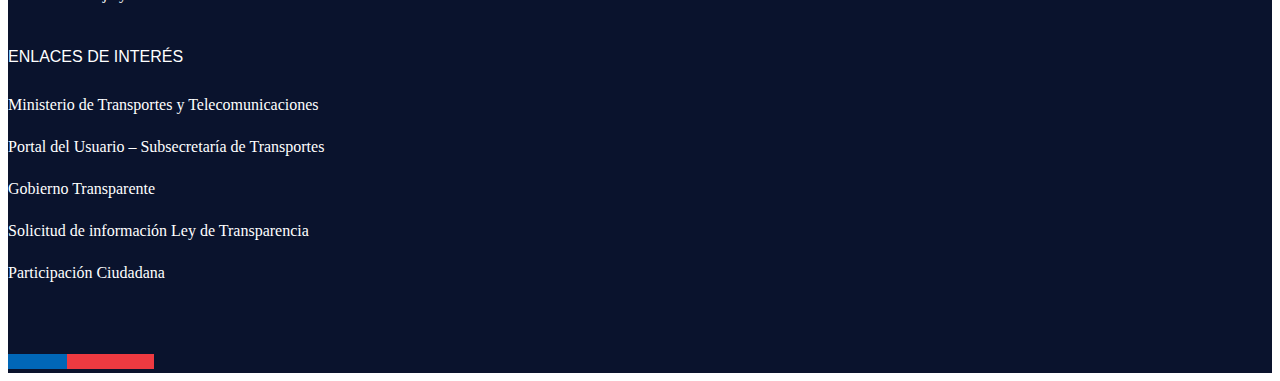
<file: estadisticas/index.html>
<!DOCTYPE html>
<html lang="es">

<head>
    <meta charset="UTF-8">
    <meta name="viewport" content="width=device-width, initial-scale=1.0">
    <link rel="stylesheet" href="style.css">
    <link href="https://cdn.jsdelivr.net/npm/bootstrap@5.3.1/dist/css/bootstrap.min.css" rel="stylesheet"
        integrity="sha384-4bw+/aepP/YC94hEpVNVgiZdgIC5+VKNBQNGCHeKRQN+PtmoHDEXuppvnDJzQIu9" crossorigin="anonymous" />
    <title>Estadíastica</title>
</head>

<body>
    <!-- Comienzo del Nav -->
    <nav class="navbar navbar-expand-lg bg-black">
        <div class="container-fluid">
            <a class="navbar-brand" href="http://celebracionsegura.conaset.cl/"><img
                    src="../assets/images/Web_Logo Conaset Blanco.png" class="logo-conaset" alt="" /></a>
            <button class="navbar-toggler bg-white" type="button" data-bs-toggle="collapse" data-bs-target="#navbarNav"
                aria-controls="navbarNav" aria-expanded="false" aria-label="Toggle navigation">
                <span class="navbar-toggler-icon"></span>
            </button>

            <div class="collapse navbar-collapse justify-content-end" id="navbarNav">
                <ul class="navbar-nav  navbar-brand">
                    <li class="nav-item">
                        <a class="nav-link" href="http://celebracionsegura.conaset.cl/">
                            <img src="../assets/images/bajauncambio.png" alt="" />
                        </a>
                    </li>
                </ul>
            </div>

            <div class="collapse navbar-collapse justify-content-end" id="navbarNav">
                <ul class="navbar-nav navbar-brand">
                    <li class="nav-item">
                        <a class="nav-link" href="https://www.facebook.com/conaset">
                            <img src="../assets/images/redes-sociales-fondo-blanco/facebook.png" alt=""
                                class="redes-sociales" />
                        </a>
                    </li>
                    <li class="nav-item">
                        <a class="nav-link" href="https://twitter.com/conaset">
                            <img src="../assets/images/redes-sociales-fondo-blanco/twitter.png" alt=""
                                class="redes-sociales" />
                        </a>
                    </li>
                    <li class="nav-item">
                        <a class="nav-link" href="https://www.instagram.com/conasetchile/">
                            <img src="../assets/images/redes-sociales-fondo-blanco/instagram.png" alt=""
                                class="redes-sociales" />
                        </a>
                    </li>
                    <li class="nav-item">
                        <a class="nav-link" href="#">
                            <img src="../assets/images/redes-sociales-fondo-blanco/tiktok.png" alt=""
                                class="redes-sociales" />
                        </a>
                    </li>
                    <li class="nav-item">
                        <a class="nav-link" href="https://www.youtube.com/@conaset">
                            <img src="../assets/images/redes-sociales-fondo-blanco/youtube.png" alt=""
                                class="redes-sociales" />
                        </a>
                    </li>
                </ul>
            </div>
        </div>
    </nav>

    <!-- Comienzo contenedor dos columnas carrusel - texto -->
    <div class="container mt-4" id="titulo-ciclos">
        <img src="../assets/images/TituloEstadisticas.png" style="width: 300px;" alt="">
    </div>

    <!-- Comienzo contenedor dos columnas carrusel - texto -->

    <div class="container-fluid text-center p-5 contenedor-estadisticas">
        <div class="row d-flex align-items-center">
            <div class="col-sm-12 col-md-5 mb-4">
                <div id="carouselExampleSlidesOnly" class="carousel slide" data-bs-touch="true" data-bs-ride="carousel">
                    <div class="carousel-inner">
                        <div class="carousel-item active" data-bs-interval="4000">
                            <img src="../assets/images/web_Foto1.png" class="rounded-4 img-fluid" alt="...">
                        </div>
                        <div class="carousel-item" data-bs-interval="4000">
                            <img src="../assets/images/web_Foto 2.png" class="rounded-4 img-fluid" alt="...">
                        </div>
                        <div class="carousel-item" data-bs-interval="4000">
                            <img src="../assets/images/web_Foto3.png" class="rounded-4 img-fluid" alt="...">
                        </div>
                    </div>
                </div>

            </div>
            <div class="col-sm-12 col-md-7 ">

                <article class="text-justify">

                    <p class="estadistica-p">• El 2022 en Chile, tuvimos que lamentar la muerte de 1.745 personas en
                        siniestros viales y durante las celebraciones de Fiestas Patrias, específicamente, hubo 40
                        muertes, 1.248 siniestros en el tránsito y 882 personas resultaron con lesiones de diversa
                        consideración. </p>
                    <p class="estadistica-p">• Las principales causas de muerte fueron: la imprudencia del conductor (22
                        fallecidos), imprudencia del peatón (6 fallecidos), consumo de alcohol por parte de los
                        conductores (5 muertes) y velocidad imprudente (4 muertes).</p>
                    <p class="estadistica-p">• Regiones que concentraron la mayor cantidad de víctimas fatales, en orden
                        descendente: Metropolitana, Arica y Parinacota, Coquimbo, Maule y La Araucanía. </p>
                    <p class="estadistica-p">• El 63% de los fallecidos tenía entre 15 y 44 años. </p>
                    <p class="estadistica-p"> <b> #NoMásMuertesEnElTránsito </b></p>


                </article>

            </div>

        </div>

    </div>
    <!-- Fin contenedor dos columnas texto - carrusel -->

    <!-- INICIO FOOTER -->
    <footer id="footer" role="contentinfo">
        <div class="footer-top">
            <div class="container">
                <div class="row">
                    <div class="col-lg-4 col-md-6 footer-links">
                        <h2>Acerca de CONASET</h2>
                        <ul>
                            <li>
                                <a href="https://www.conaset.cl/que-hacemos/" target="_blank">Nosotros</a>
                            </li>
                            <li>
                                <a href="http://mejoresconductores.conaset.cl/" target="_blank">Mejores conductores</a>
                            </li>
                        </ul>
                    </div>

                    <div class="col-lg-4 col-md-6 footer-links">
                        <h2>Miembros de CONASET</h2>
                        <ul>
                            <li>
                                <a href="https://www.minjusticia.gob.cl/" target="_blank">Ministerio de Justicia y
                                    Derechos
                                    Humanos</a>
                            </li>
                            <li>
                                <a href="https://www.carabineros.cl/" target="_blank">Carabineros de Chile</a>
                            </li>
                            <li>
                                <a href="https://www.interior.gob.cl/" target="_blank">Ministerio Interior y Seguridad
                                    Pública</a>
                            </li>
                            <li>
                                <a href="https://www.minsegpres.gob.cl/" target="_blank">Ministerio Secretaría General
                                    de
                                    Presidencia</a>
                            </li>
                            <li>
                                <a href="https://msgg.gob.cl/wp/" target="_blank">Ministerio Secretaría General de
                                    Gobierno</a>
                            </li>
                            <li>
                                <a href="https://www.mineduc.cl/" target="_blank">Ministerio de Educación</a>
                            </li>
                            <li>
                                <a href="https://www.mop.cl/" target="_blank">Ministerio de Obras Públicas</a>
                            </li>
                            <li>
                                <a href="https://www.minsal.cl/" target="_blank">Ministerio de Salud</a>
                            </li>
                            <li>
                                <a href="https://www.minvu.cl/" target="_blank">Ministerio de Vivienda y Urbanismo</a>
                            </li>
                            <li>
                                <a href="https://www.mintrab.gob.cl/" target="_blank">Min. del Trabajo y Previsión
                                    Social</a>
                            </li>
                        </ul>
                    </div>

                    <div class="col-lg-4 col-md-6 footer-links">
                        <h2>Enlaces de interés</h2>
                        <ul>
                            <li>
                                <a href="https://www.mtt.gob.cl/" target="_blank">Ministerio de Transportes y
                                    Telecomunicaciones</a>
                            </li>
                            <li>
                                <a href="https://usuarios.subtrans.gob.cl/" target="_blank">Portal del Usuario –
                                    Subsecretaría de
                                    Transportes</a>
                            </li>
                            <li>
                                <a href="https://www.portaltransparencia.cl/PortalPdT/pdtta/-/ta/AN001"
                                    target="_blank">Gobierno
                                    Transparente</a>
                            </li>
                            <li>
                                <a href="http://www.subtrans.gob.cl/transparencia/solicitud_informacion.html"
                                    target="_blank">Solicitud
                                    de información Ley de Transparencia</a>
                            </li>
                            <li>
                                <a href="https://www.subtrans.gob.cl/programa/participacion-ciudadana/"
                                    target="_blank">Participación
                                    Ciudadana</a>
                            </li>
                        </ul>
                    </div>
                </div>
            </div>
        </div>
        <div class="container footer-bottom clearfix">
            <div class="row">
                <div class="col-lg-3 col-md-6">
                    <img class="footer-default-logo align-bottom" src="../assets/images/franja.svg"
                        alt="Franja corporativa" />
                </div>
            </div>
        </div>
    </footer>
    <!-- FIN FOOTER -->


    <!-- SCRIPT BOOTSTRAP -->
    <script src="https://cdn.jsdelivr.net/npm/bootstrap@5.3.1/dist/js/bootstrap.bundle.min.js"
        integrity="sha384-HwwvtgBNo3bZJJLYd8oVXjrBZt8cqVSpeBNS5n7C8IVInixGAoxmnlMuBnhbgrkm" crossorigin="anonymous">
        </script>
    <!-- SCRIPT BOOTSTRAP -->
</body>

</html>
</file>
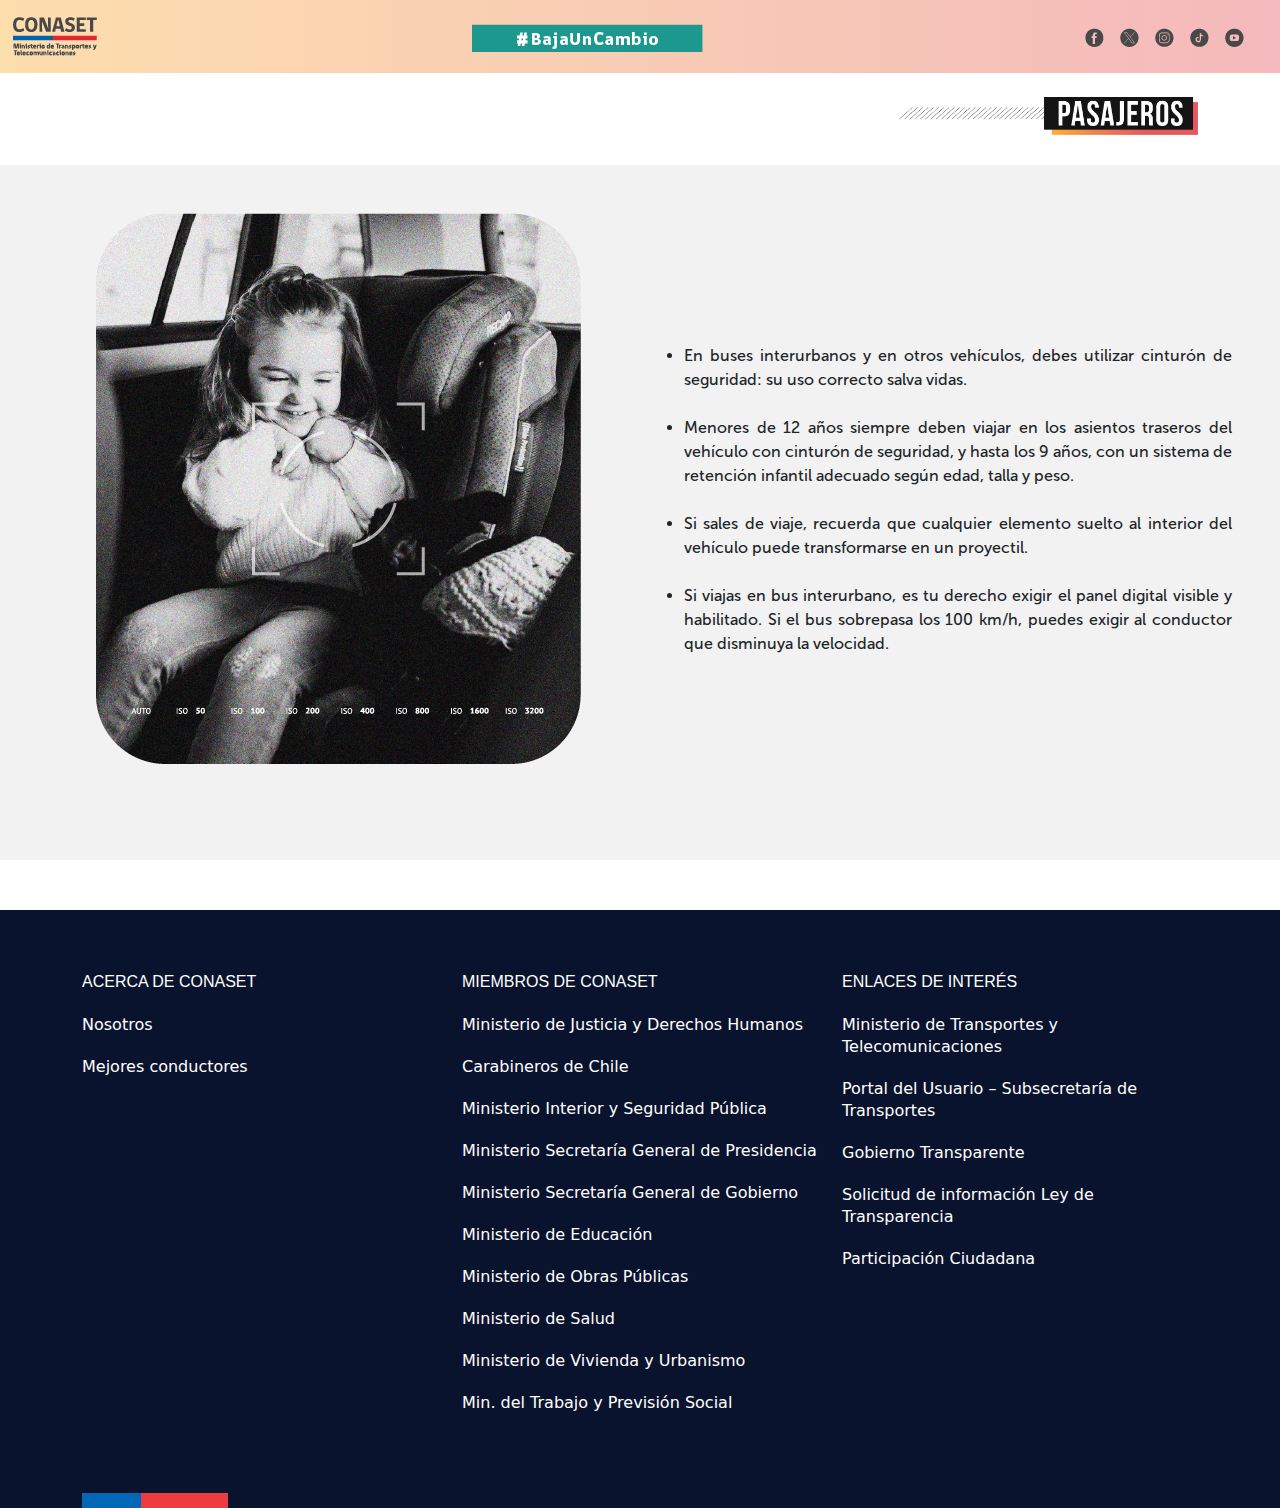
<file: pasajeros/index.html>
<!DOCTYPE html>
<html lang="es">

<head>
    <meta charset="UTF-8">
    <meta name="viewport" content="width=device-width, initial-scale=1.0">
    <link rel="stylesheet" href="style.css">
    <link href="https://cdn.jsdelivr.net/npm/bootstrap@5.3.3/dist/css/bootstrap.min.css" rel="stylesheet"
        integrity="sha384-QWTKZyjpPEjISv5WaRU9OFeRpok6YctnYmDr5pNlyT2bRjXh0JMhjY6hW+ALEwIH" crossorigin="anonymous">
    <title>Pasajeros</title>
</head>

<body>
    <!-- Comienzo del Nav -->
    <nav class="navbar navbar-expand-lg mb-4 barra-navegacion">
        <div class="container-fluid">
            <a class="navbar-brand" href="https://celebracionsegura.conaset.cl"><img
                    src="../assets/images/logo-conaset.png" class="logo-conaset" alt="" /></a>
            <button class="navbar-toggler" type="button" data-bs-toggle="collapse" data-bs-target="#navbarNav"
                aria-controls="navbarNav" aria-expanded="false" aria-label="Toggle navigation">
                <span class="navbar-toggler-icon"></span>
            </button>
            <div class="collapse navbar-collapse justify-content-end" id="navbarNav">
                <ul class="navbar-nav  navbar-brand">
                    <li class="nav-item">
                        <a class="nav-link" href="https://celebracionsegura.conaset.cl">
                            <img src="../assets/images/bajauncambio.png" alt="" />
                        </a>
                    </li>
                </ul>
            </div>
            <div class="collapse navbar-collapse justify-content-end" id="navbarNav">
                <ul class="navbar-nav navbar-brand">
                    <li class="nav-item">
                        <a class="nav-link" href="https://www.facebook.com/conaset">
                            <img src="../assets/images/redes-sociales-fondo-negro/facebook.png" alt=""
                                class="redes-sociales" />
                        </a>
                    </li>
                    <li class="nav-item">
                        <a class="nav-link" href="https://twitter.com/conaset">
                            <img src="../assets/images/redes-sociales-fondo-negro/twitter.png" alt=""
                                class="redes-sociales" />
                        </a>
                    </li>
                    <li class="nav-item">
                        <a class="nav-link" href="https://www.instagram.com/conasetchile/">
                            <img src="../assets/images/redes-sociales-fondo-negro/instagram.png" alt=""
                                class="redes-sociales" />
                        </a>
                    </li>
                    <li class="nav-item">
                        <a class="nav-link" href="#">
                            <img src="../assets/images/redes-sociales-fondo-negro/tiktok.png" alt=""
                                class="redes-sociales" />
                        </a>
                    </li>
                    <li class="nav-item">
                        <a class="nav-link" href="https://www.youtube.com/@conaset">
                            <img src="../assets/images/redes-sociales-fondo-negro/youtube.png" alt=""
                                class="redes-sociales" />
                        </a>
                    </li>
                </ul>
            </div>
        </div>
    </nav>
    <!-- Fin del Nav -->

    <!-- Comienzo contenedor dos columnas carrusel - texto -->
    <div class="container d-flex justify-content-end" id="titulo-pasajeros">
        <img src="../assets/images/web_TituloPasajeros.png" style="width: 300px;" alt="">
    </div>
    <div class="container-fluid text-center p-5 contenedor-motorizado">
        <div class="row d-flex align-items-center">
            <div class="col-sm-12 col-md-6 mb-5">
                <div id="carouselExampleSlidesOnly" class="carousel slide" data-bs-touch="true" data-bs-ride="carousel">
                    <div class="carousel-inner">
                        <div class="carousel-item active" data-bs-interval="4000">
                            <img src="../assets/images/fotos_Pasajeros_Foto1.png" class="rounded-4 img-fluid" alt="...">
                        </div>
                        <div class="carousel-item" data-bs-interval="4000">
                            <img src="../assets/images/fotos_Pasajeros_Foto2.png" class="rounded-4 img-fluid" alt="...">
                        </div>
                        <div class="carousel-item" data-bs-interval="4000">
                            <img src="../assets/images/fotos_Pasajeros_Foto3.png" class="rounded-4 img-fluid" alt="...">
                        </div>
                    </div>
                </div>
            </div>
            <div class="col-sm-12 col-md-6">
                <div class="estadistica-p">
                    <ul>
                        <li class="mb-4">
                            En buses interurbanos y en otros vehículos, debes utilizar cinturón de seguridad: su uso
                            correcto salva vidas.
                        </li>
                        <li class="mb-4">
                            Menores de 12 años siempre deben viajar en los asientos traseros del vehículo con cinturón
                            de seguridad,
                            y hasta los 9 años, con un sistema de retención infantil adecuado según edad, talla y peso.
                        </li>
                        <li class="mb-4">
                            Si sales de viaje, recuerda que cualquier elemento suelto al interior del vehículo puede
                            transformarse en un proyectil.
                        </li>
                        <li class="mb-4">
                            Si viajas en bus interurbano, es tu derecho exigir el panel digital visible y habilitado. Si
                            el bus sobrepasa los 100 km/h, puedes exigir al conductor que disminuya la velocidad.
                        </li>
                    </ul>
                </div>
            </div>
        </div>
    </div>
    <!-- Fin contenedor dos columnas carrusel - texto -->

    <!-- INICIO FOOTER -->
    <footer id="footer" role="contentinfo">
        <div class="footer-top">
            <div class="container">
                <div class="row">
                    <div class="col-lg-4 col-md-6 footer-links">
                        <h2>Acerca de CONASET</h2>
                        <ul>
                            <li>
                                <a href="https://www.conaset.cl/que-hacemos/" target="_blank">Nosotros</a>
                            </li>
                            <li>
                                <a href="http://mejoresconductores.conaset.cl/" target="_blank">Mejores conductores</a>
                            </li>
                        </ul>
                    </div>

                    <div class="col-lg-4 col-md-6 footer-links">
                        <h2>Miembros de CONASET</h2>
                        <ul>
                            <li>
                                <a href="https://www.minjusticia.gob.cl/" target="_blank">Ministerio de Justicia y
                                    Derechos
                                    Humanos</a>
                            </li>
                            <li>
                                <a href="https://www.carabineros.cl/" target="_blank">Carabineros de Chile</a>
                            </li>
                            <li>
                                <a href="https://www.interior.gob.cl/" target="_blank">Ministerio Interior y Seguridad
                                    Pública</a>
                            </li>
                            <li>
                                <a href="https://www.minsegpres.gob.cl/" target="_blank">Ministerio Secretaría General
                                    de
                                    Presidencia</a>
                            </li>
                            <li>
                                <a href="https://msgg.gob.cl/wp/" target="_blank">Ministerio Secretaría General de
                                    Gobierno</a>
                            </li>
                            <li>
                                <a href="https://www.mineduc.cl/" target="_blank">Ministerio de Educación</a>
                            </li>
                            <li>
                                <a href="https://www.mop.cl/" target="_blank">Ministerio de Obras Públicas</a>
                            </li>
                            <li>
                                <a href="https://www.minsal.cl/" target="_blank">Ministerio de Salud</a>
                            </li>
                            <li>
                                <a href="https://www.minvu.cl/" target="_blank">Ministerio de Vivienda y Urbanismo</a>
                            </li>
                            <li>
                                <a href="https://www.mintrab.gob.cl/" target="_blank">Min. del Trabajo y Previsión
                                    Social</a>
                            </li>
                        </ul>
                    </div>

                    <div class="col-lg-4 col-md-6 footer-links">
                        <h2>Enlaces de interés</h2>
                        <ul>
                            <li>
                                <a href="https://www.mtt.gob.cl/" target="_blank">Ministerio de Transportes y
                                    Telecomunicaciones</a>
                            </li>
                            <li>
                                <a href="https://usuarios.subtrans.gob.cl/" target="_blank">Portal del Usuario –
                                    Subsecretaría de
                                    Transportes</a>
                            </li>
                            <li>
                                <a href="https://www.portaltransparencia.cl/PortalPdT/pdtta/-/ta/AN001"
                                    target="_blank">Gobierno
                                    Transparente</a>
                            </li>
                            <li>
                                <a href="http://www.subtrans.gob.cl/transparencia/solicitud_informacion.html"
                                    target="_blank">Solicitud
                                    de información Ley de Transparencia</a>
                            </li>
                            <li>
                                <a href="https://www.subtrans.gob.cl/programa/participacion-ciudadana/"
                                    target="_blank">Participación
                                    Ciudadana</a>
                            </li>
                        </ul>
                    </div>
                </div>
            </div>
        </div>
        <div class="container footer-bottom clearfix">
            <div class="row">
                <div class="col-lg-3 col-md-6">
                    <img class="footer-default-logo align-bottom" src="../assets/images/franja.svg"
                        alt="Franja corporativa" />
                </div>
            </div>
        </div>
    </footer>
    <!-- FIN FOOTER -->


    <!-- SCRIPT BOOTSTRAP -->
    <script src="https://cdn.jsdelivr.net/npm/bootstrap@5.3.3/dist/js/bootstrap.bundle.min.js"
        integrity="sha384-YvpcrYf0tY3lHB60NNkmXc5s9fDVZLESaAA55NDzOxhy9GkcIdslK1eN7N6jIeHz"
        crossorigin="anonymous"></script>
    <!-- SCRIPT BOOTSTRAP -->
</body>

</html>
</file>
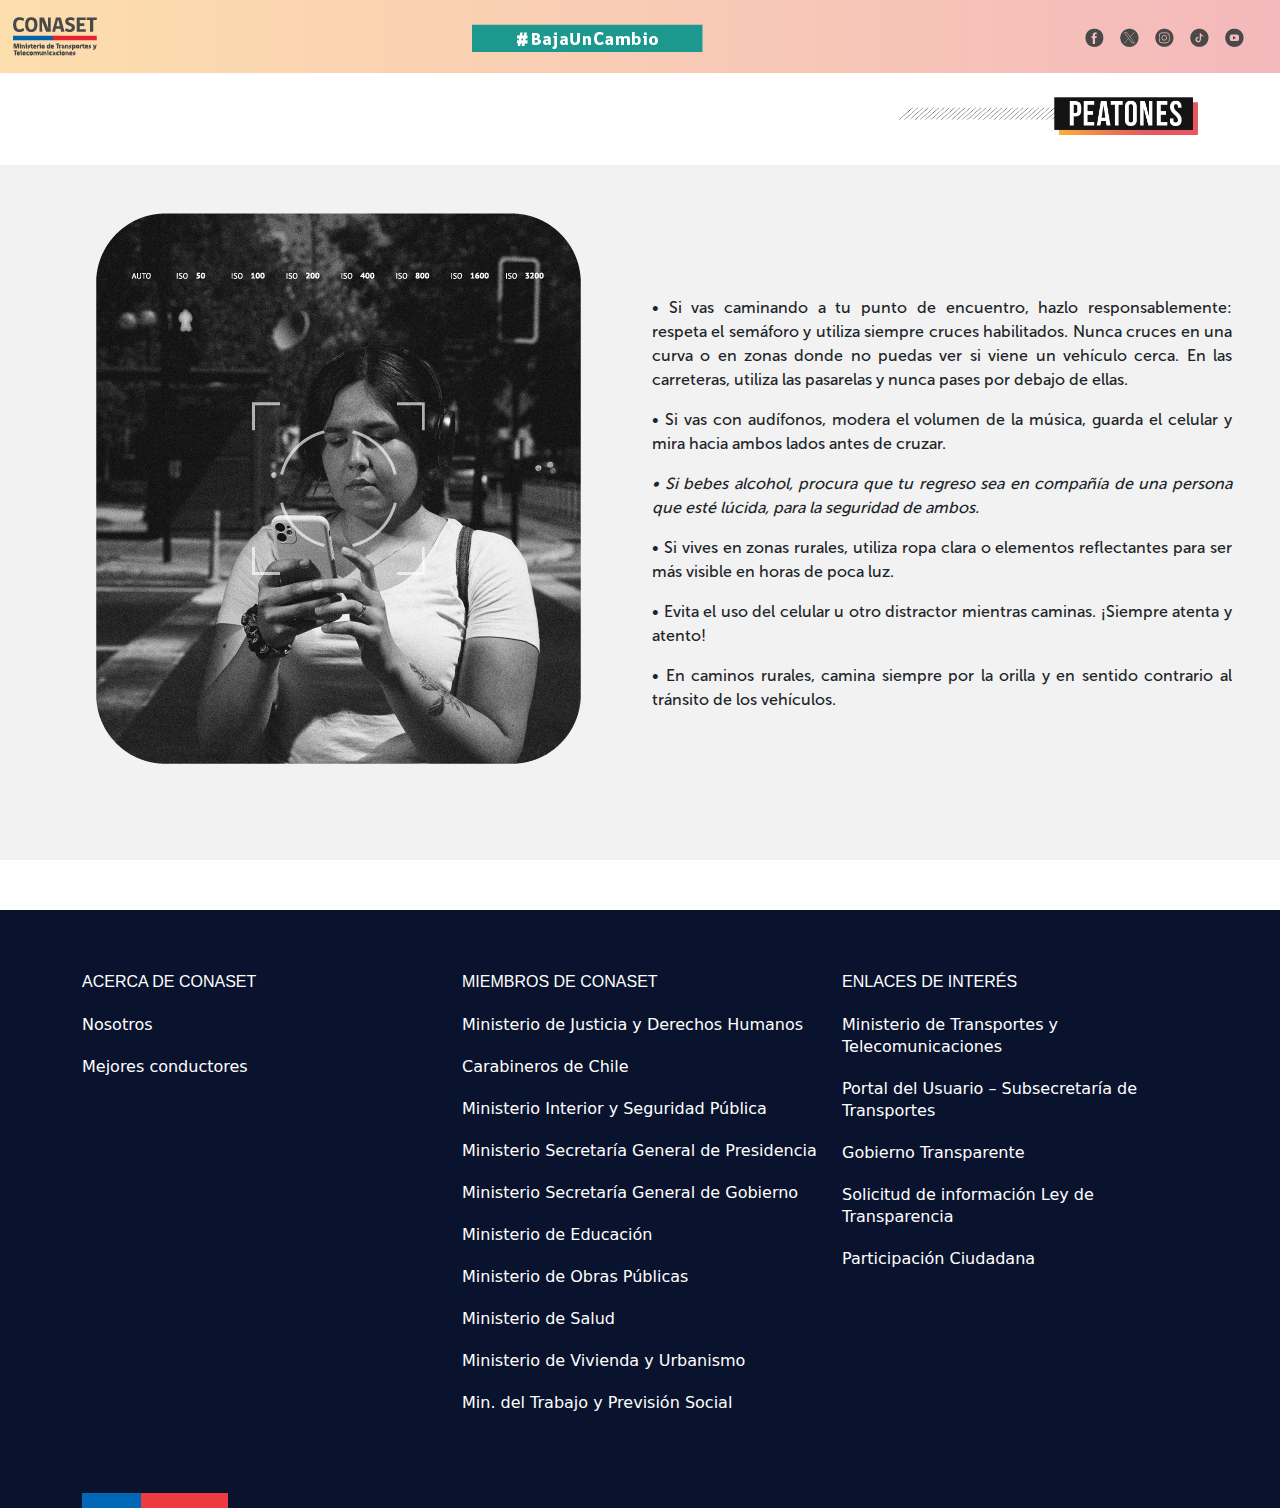
<file: peatones/index.html>
<!DOCTYPE html>
<html lang="es">

<head>
    <meta charset="UTF-8">
    <meta name="viewport" content="width=device-width, initial-scale=1.0">
    <link rel="stylesheet" href="style.css">
    <link href="https://cdn.jsdelivr.net/npm/bootstrap@5.3.3/dist/css/bootstrap.min.css" rel="stylesheet"
        integrity="sha384-QWTKZyjpPEjISv5WaRU9OFeRpok6YctnYmDr5pNlyT2bRjXh0JMhjY6hW+ALEwIH" crossorigin="anonymous">
    <title>Peatones</title>
</head>

<body>
    <!-- Comienzo del Nav -->
    <nav class="navbar navbar-expand-lg barra-navegacion mb-4">
        <div class="container-fluid">
            <a class="navbar-brand" href="http://celebracionsegura.conaset.cl"><img
                    src="../assets/images/logo-conaset.png" class="logo-conaset" alt="" /></a>
            <button class="navbar-toggler" type="button" data-bs-toggle="collapse" data-bs-target="#navbarNav"
                aria-controls="navbarNav" aria-expanded="false" aria-label="Toggle navigation">
                <span class="navbar-toggler-icon"></span>
            </button>
            <div class="collapse navbar-collapse justify-content-end" id="navbarNav">
                <ul class="navbar-nav  navbar-brand">
                    <li class="nav-item">
                        <a class="nav-link" href="http://celebracionsegura.conaset.cl">
                            <img src="../assets/images/bajauncambio.png" alt="" />
                        </a>
                    </li>
                </ul>
            </div>
            <div class="collapse navbar-collapse justify-content-end" id="navbarNav">
                <ul class="navbar-nav navbar-brand">
                    <li class="nav-item">
                        <a class="nav-link" href="https://www.facebook.com/conaset">
                            <img src="../assets/images/redes-sociales-fondo-negro/facebook.png" alt=""
                                class="redes-sociales" />
                        </a>
                    </li>
                    <li class="nav-item">
                        <a class="nav-link" href="https://twitter.com/conaset">
                            <img src="../assets/images/redes-sociales-fondo-negro/twitter.png" alt=""
                                class="redes-sociales" />
                        </a>
                    </li>
                    <li class="nav-item">
                        <a class="nav-link" href="https://www.instagram.com/conasetchile/">
                            <img src="../assets/images/redes-sociales-fondo-negro/instagram.png" alt=""
                                class="redes-sociales" />
                        </a>
                    </li>
                    <li class="nav-item">
                        <a class="nav-link" href="#">
                            <img src="../assets/images/redes-sociales-fondo-negro/tiktok.png" alt=""
                                class="redes-sociales" />
                        </a>
                    </li>
                    <li class="nav-item">
                        <a class="nav-link" href="https://www.youtube.com/@conaset">
                            <img src="../assets/images/redes-sociales-fondo-negro/youtube.png" alt=""
                                class="redes-sociales" />
                        </a>
                    </li>
                </ul>
            </div>
        </div>
    </nav>
    <!-- Fin del Nav -->

    <!-- Comienzo contenedor dos columnas carrusel - texto -->
    <div class="container d-flex justify-content-end" id="titulo-peatones">
        <img src="../assets/images/Web_TituloPeatones.png" style="width: 300px;" alt="">
    </div>

    <div class="container-fluid text-center p-5 contenedor-peatones">
        <div class="row d-flex align-items-center">
            <div class="col-sm-12 col-md-6">
                <div id="carouselExampleSlidesOnly" class="carousel slide" data-bs-touch="true" data-bs-ride="carousel">
                    <div class="carousel-inner mb-5">
                        <div class="carousel-item active" data-bs-interval="4000">
                            <img src="../assets/images/foto_Peatones1.png" class="rounded-4 img-fluid" alt="...">
                        </div>
                        <div class="carousel-item" data-bs-interval="4000">
                            <img src="../assets/images/foto_Peatones2.png" class="rounded-4 img-fluid" alt="...">
                        </div>
                        <div class="carousel-item" data-bs-interval="4000">
                            <img src="../assets/images/foto_Peatones3.png" class="rounded-4 img-fluid" alt="...">
                        </div>
                    </div>
                </div>
            </div>
            <div class="col-sm-12 col-md-6">
                <article class="text-justify">

                    <p class="estadistica-p">• Si vas caminando a tu punto de encuentro,
                        hazlo responsablemente: respeta el semáforo y utiliza siempre cruces habilitados.
                        Nunca cruces en una curva o en zonas donde no puedas ver si viene un vehículo cerca.
                        En las carreteras, utiliza las pasarelas y nunca pases por debajo de ellas.
                    </p>
                    <p class="estadistica-p">• Si vas con audífonos, modera el volumen de la música,
                        guarda el celular y mira hacia ambos lados antes de cruzar.</p>
                    <p class="estadistica-p fst-italic">• Si bebes alcohol, procura que tu regreso sea en compañía
                        de una persona que esté lúcida, para la seguridad de ambos. </p>
                    <p class="estadistica-p">• Si vives en zonas rurales, utiliza ropa clara o elementos reflectantes
                        para ser más visible en horas de poca luz. </p>
                    <p class="estadistica-p">• Evita el uso del celular u otro distractor mientras caminas.
                        ¡Siempre atenta y atento! </p>
                    <p class="estadistica-p">• En caminos rurales, camina siempre por la orilla y en sentido contrario
                        al tránsito de los vehículos.</p>


                </article>

            </div>
        </div>
    </div>
    <!-- Fin contenedor dos columnas carrusel - texto -->


    <!-- INICIO FOOTER -->
    <footer id="footer" role="contentinfo">
        <div class="footer-top">
            <div class="container">
                <div class="row">
                    <div class="col-lg-4 col-md-6 footer-links">
                        <h2>Acerca de CONASET</h2>
                        <ul>
                            <li>
                                <a href="https://www.conaset.cl/que-hacemos/" target="_blank">Nosotros</a>
                            </li>
                            <li>
                                <a href="http://mejoresconductores.conaset.cl/" target="_blank">Mejores conductores</a>
                            </li>
                        </ul>
                    </div>

                    <div class="col-lg-4 col-md-6 footer-links">
                        <h2>Miembros de CONASET</h2>
                        <ul>
                            <li>
                                <a href="https://www.minjusticia.gob.cl/" target="_blank">Ministerio de Justicia y
                                    Derechos
                                    Humanos</a>
                            </li>
                            <li>
                                <a href="https://www.carabineros.cl/" target="_blank">Carabineros de Chile</a>
                            </li>
                            <li>
                                <a href="https://www.interior.gob.cl/" target="_blank">Ministerio Interior y Seguridad
                                    Pública</a>
                            </li>
                            <li>
                                <a href="https://www.minsegpres.gob.cl/" target="_blank">Ministerio Secretaría General
                                    de
                                    Presidencia</a>
                            </li>
                            <li>
                                <a href="https://msgg.gob.cl/wp/" target="_blank">Ministerio Secretaría General de
                                    Gobierno</a>
                            </li>
                            <li>
                                <a href="https://www.mineduc.cl/" target="_blank">Ministerio de Educación</a>
                            </li>
                            <li>
                                <a href="https://www.mop.cl/" target="_blank">Ministerio de Obras Públicas</a>
                            </li>
                            <li>
                                <a href="https://www.minsal.cl/" target="_blank">Ministerio de Salud</a>
                            </li>
                            <li>
                                <a href="https://www.minvu.cl/" target="_blank">Ministerio de Vivienda y Urbanismo</a>
                            </li>
                            <li>
                                <a href="https://www.mintrab.gob.cl/" target="_blank">Min. del Trabajo y Previsión
                                    Social</a>
                            </li>
                        </ul>
                    </div>

                    <div class="col-lg-4 col-md-6 footer-links">
                        <h2>Enlaces de interés</h2>
                        <ul>
                            <li>
                                <a href="https://www.mtt.gob.cl/" target="_blank">Ministerio de Transportes y
                                    Telecomunicaciones</a>
                            </li>
                            <li>
                                <a href="https://usuarios.subtrans.gob.cl/" target="_blank">Portal del Usuario –
                                    Subsecretaría de
                                    Transportes</a>
                            </li>
                            <li>
                                <a href="https://www.portaltransparencia.cl/PortalPdT/pdtta/-/ta/AN001"
                                    target="_blank">Gobierno
                                    Transparente</a>
                            </li>
                            <li>
                                <a href="http://www.subtrans.gob.cl/transparencia/solicitud_informacion.html"
                                    target="_blank">Solicitud
                                    de información Ley de Transparencia</a>
                            </li>
                            <li>
                                <a href="https://www.subtrans.gob.cl/programa/participacion-ciudadana/"
                                    target="_blank">Participación
                                    Ciudadana</a>
                            </li>
                        </ul>
                    </div>
                </div>
            </div>
        </div>
        <div class="container footer-bottom clearfix">
            <div class="row">
                <div class="col-lg-3 col-md-6">
                    <img class="footer-default-logo align-bottom" src="../assets/images/franja.svg"
                        alt="Franja corporativa" />
                </div>
            </div>
        </div>
    </footer>
    <!-- FIN FOOTER -->


    <!-- SCRIPT BOOTSTRAP -->
    <script src="https://cdn.jsdelivr.net/npm/bootstrap@5.3.3/dist/js/bootstrap.bundle.min.js"
        integrity="sha384-YvpcrYf0tY3lHB60NNkmXc5s9fDVZLESaAA55NDzOxhy9GkcIdslK1eN7N6jIeHz"
        crossorigin="anonymous"></script>
    <!-- SCRIPT BOOTSTRAP -->
</body>

</html>
</file>
<file: style.css>
@font-face {
  font-family: 'museo-0';
  src: url(./assets/fonts/MuseoSans_0.otf);
}

@font-face {
  font-family: 'museo-500';
  src: url(./assets/fonts/MuseoSans500.otf);
}

@font-face {
  font-family: 'museo-700';
  src: url(./assets/fonts/MuseoSans-700.ttf);
}

@font-face {
  font-family: 'museo-900';
  src: url(./assets/fonts/MuseoSans-900Italic.otf);
}

#recomendaciones {
  font-family: museo-700;
  font-size: 23px;
  letter-spacing: 0.01px;
  color: black;
}

/* NAVBAR */

.redes-sociales {
  width: 20px;
}
/* FIN NAVBAR */

.titulo-responsive-up {
  background-color: #f1ecdc;
}

.titulo-responsive-down {
  background-color: #dee0c0;
}

.links {
  background-color: #e2e3e5;
}

#poreso {
  font-family: museo-700;
  font-size: 22px;
  letter-spacing: 0.01px;
  color: black;
}

#footer {
  font-size: 1rem;
  background: #0a132d;
  color: #fff;
}

#footer .footer-top {
  padding: 60px 0 30px 0;
}

#footer .footer-top .footer-contact {
  margin-bottom: 30px;
}

#footer .footer-top .footer-contact p {
  font-size: 0.875rem;
  line-height: 24px;
  margin-bottom: 0;
  font-family: 'Roboto Slab', sans-serif;
  color: #5e5e5e;
}

#footer .footer-top h2 {
  font-size: 1rem;
  font-weight: 400;
  color: #fff;
  position: relative;
  padding-bottom: 12px;
  text-transform: uppercase !important;
  font-family: Roboto, sans-serif;
  line-height: 1.5rem;
}

#footer .footer-top .footer-links {
  margin-bottom: 30px;
}

#footer .footer-top .footer-links ul {
  list-style: none;
  padding: 0;
  margin: 0;
}

#footer .footer-top .footer-links ul i {
  padding-right: 2px;
  color: #47b2e4;
  font-size: 18px;
  line-height: 1;
}

#footer .footer-top .footer-links ul li {
  padding: 10px 0;
  display: flex;
  align-items: center;
}

#footer .footer-top .footer-links ul li:first-child {
  padding-top: 0;
}

#footer .footer-top .footer-links ul a {
  color: #fff;
  transition: 0.3s;
  display: inline-block;
  line-height: 1.375rem;
  font-size: 1rem;
  font-weight: 300;
  text-decoration: none;
}

#footer .footer-top .footer-links ul a:hover {
  color: #008ae0;
  text-decoration: none;
}

#footer .footer-top .social-links a {
  font-size: 20px;
  display: inline-block;
  background: #eeeeee;
  line-height: 1;
  padding: 8px 0;
  margin-right: 4px;
  border-radius: 50%;
  text-align: center;
  width: 36px;
  height: 36px;
  transition: 0.3s;
}

#footer .footer-top .social-links a:hover {
  background: #0f69b4;
  color: #fff;
  text-decoration: none;
}

#footer .footer-bottom {
  color: #fff;
}

#footer .copyright {
  float: left;
}

#footer .credits {
  float: right;
  font-size: 0.8125rem;
}

#footer .credits a {
  transition: 0.3s;
}

@media (max-width: 768px) {
  #footer .footer-bottom {
    padding-top: 20px;
    padding-bottom: 20px;
  }
  #footer .copyright,
  #footer .credits {
    text-align: center;
    float: none;
  }
  #footer .credits {
    padding-top: 4px;
  }
}
</file>
<file: ciclos/style.css>
@font-face {
  font-family: 'museo-0';
  src: url(../assets/fonts/MuseoSans_0.otf);
}

@font-face {
  font-family: 'museo-500';
  src: url(../assets/fonts/MuseoSans500.otf);
}

@font-face {
  font-family: 'museo-700';
  src: url(../assets/fonts/MuseoSans-700.ttf);
}

@font-face {
  font-family: 'museo-900';
  src: url(../assets/fonts/MuseoSans-900Italic.otf);
}

.barra-navegacion {
  background: linear-gradient(to right, #fddead, #f4b9bc);
}

.estadistica-p {
  text-align: justify;
  font-family: museo-500;
}

#titulo-ciclos {
  margin-bottom: 30px;
}

#footer {
  margin-top: 50px;
  font-size: 1rem;
  background: #0a132d;
  color: #fff;
}

#footer .footer-top {
  padding: 60px 0 30px 0;
}

#footer .footer-top .footer-contact {
  margin-bottom: 30px;
}

#footer .footer-top .footer-contact p {
  font-size: 0.875rem;
  line-height: 24px;
  margin-bottom: 0;
  font-family: 'Roboto Slab', sans-serif;
  color: #5e5e5e;
}
.contenedor-copiloto {
  background-color: #f2f2f2;
  font-family: 'tipo', sans-serif;
}

#footer .footer-top h2 {
  font-size: 1rem;
  font-weight: 400;
  color: #fff;
  position: relative;
  padding-bottom: 12px;
  text-transform: uppercase !important;
  font-family: Roboto, sans-serif;
  line-height: 1.5rem;
}

#footer .footer-top .footer-links {
  margin-bottom: 30px;
}

#footer .footer-top .footer-links ul {
  list-style: none;
  padding: 0;
  margin: 0;
}

#footer .footer-top .footer-links ul i {
  padding-right: 2px;
  color: #47b2e4;
  font-size: 18px;
  line-height: 1;
}

#footer .footer-top .footer-links ul li {
  padding: 10px 0;
  display: flex;
  align-items: center;
}

#footer .footer-top .footer-links ul li:first-child {
  padding-top: 0;
}

#footer .footer-top .footer-links ul a {
  color: #fff;
  transition: 0.3s;
  display: inline-block;
  line-height: 1.375rem;
  font-size: 1rem;
  font-weight: 300;
  text-decoration: none;
}

#footer .footer-top .footer-links ul a:hover {
  color: #008ae0;
  text-decoration: none;
}

#footer .footer-top .social-links a {
  font-size: 20px;
  display: inline-block;
  background: #eeeeee;
  line-height: 1;
  padding: 8px 0;
  margin-right: 4px;
  border-radius: 50%;
  text-align: center;
  width: 36px;
  height: 36px;
  transition: 0.3s;
}

#footer .footer-top .social-links a:hover {
  background: #0f69b4;
  color: #fff;
  text-decoration: none;
}

#footer .footer-bottom {
  color: #fff;
}

#footer .copyright {
  float: left;
}

#footer .credits {
  float: right;
  font-size: 0.8125rem;
}

#footer .credits a {
  transition: 0.3s;
}

@media (max-width: 768px) {
  #footer .footer-bottom {
    padding-top: 20px;
    padding-bottom: 20px;
  }
  #footer .copyright,
  #footer .credits {
    text-align: center;
    float: none;
  }
  #footer .credits {
    padding-top: 4px;
  }
}
</file>
<file: conductor-motorizado/style.css>
@font-face {
  font-family: 'museo-0';
  src: url(../assets/fonts/MuseoSans_0.otf);
}

@font-face {
  font-family: 'museo-500';
  src: url(../assets/fonts/MuseoSans500.otf);
}

@font-face {
  font-family: 'museo-700';
  src: url(../assets/fonts/MuseoSans-700.ttf);
}

@font-face {
  font-family: 'museo-900';
  src: url(../assets/fonts/MuseoSans-900Italic.otf);
}

.barra-navegacion {
  background: linear-gradient(to right, #fddead, #f4b9bc);
}

.estadistica-p {
  text-align: justify;
  font-family: museo-500;
}

#titulo-motorizado {
  margin-bottom: 30px;
}

#article-list {
  margin-top: 45px;
}

.contenedor-motorizado {
  background-color: #f2f2f2;
  font-family: 'tipo', sans-serif;
}

#contenedor-moto {
  margin-top: 50px;
  margin-bottom: 50px;
}

#footer {
  margin-top: 50px;
  font-size: 1rem;
  background: #0a132d;
  color: #fff;
}

#footer .footer-top {
  padding: 60px 0 30px 0;
}

#footer .footer-top .footer-contact {
  margin-bottom: 30px;
}

#footer .footer-top .footer-contact p {
  font-size: 0.875rem;
  line-height: 24px;
  margin-bottom: 0;
  font-family: 'Roboto Slab', sans-serif;
  color: #5e5e5e;
}

#footer .footer-top h2 {
  font-size: 1rem;
  font-weight: 400;
  color: #fff;
  position: relative;
  padding-bottom: 12px;
  text-transform: uppercase !important;
  font-family: Roboto, sans-serif;
  line-height: 1.5rem;
}

#footer .footer-top .footer-links {
  margin-bottom: 30px;
}

#footer .footer-top .footer-links ul {
  list-style: none;
  padding: 0;
  margin: 0;
}

#footer .footer-top .footer-links ul i {
  padding-right: 2px;
  color: #47b2e4;
  font-size: 18px;
  line-height: 1;
}

#footer .footer-top .footer-links ul li {
  padding: 10px 0;
  display: flex;
  align-items: center;
}

#footer .footer-top .footer-links ul li:first-child {
  padding-top: 0;
}

#footer .footer-top .footer-links ul a {
  color: #fff;
  transition: 0.3s;
  display: inline-block;
  line-height: 1.375rem;
  font-size: 1rem;
  font-weight: 300;
  text-decoration: none;
}

#footer .footer-top .footer-links ul a:hover {
  color: #008ae0;
  text-decoration: none;
}

#footer .footer-top .social-links a {
  font-size: 20px;
  display: inline-block;
  background: #eeeeee;
  line-height: 1;
  padding: 8px 0;
  margin-right: 4px;
  border-radius: 50%;
  text-align: center;
  width: 36px;
  height: 36px;
  transition: 0.3s;
}

#footer .footer-top .social-links a:hover {
  background: #0f69b4;
  color: #fff;
  text-decoration: none;
}

#footer .footer-bottom {
  color: #fff;
}

#footer .copyright {
  float: left;
}

#footer .credits {
  float: right;
  font-size: 0.8125rem;
}

#footer .credits a {
  transition: 0.3s;
}

@media (max-width: 768px) {
  #footer .footer-bottom {
    padding-top: 20px;
    padding-bottom: 20px;
  }
  #footer .copyright,
  #footer .credits {
    text-align: center;
    float: none;
  }
  #footer .credits {
    padding-top: 4px;
  }
}
</file>
<file: copiloto/style.css>
@font-face {
  font-family: 'museo-0';
  src: url(../assets/fonts/MuseoSans_0.otf);
}

@font-face {
  font-family: 'museo-500';
  src: url(../assets/fonts/MuseoSans500.otf);
}

@font-face {
  font-family: 'museo-700';
  src: url(../assets/fonts/MuseoSans-700.ttf);
}

@font-face {
  font-family: 'museo-900';
  src: url(../assets/fonts/MuseoSans-900Italic.otf);
}

.barra-navegacion {
  background: linear-gradient(to right, #fddead, #f4b9bc);
}

.estadistica-p {
  text-align: justify;
  font-family: museo-500;
}

#titulo-copiloto {
  margin-bottom: 30px;
}

#footer {
  font-size: 1rem;
  background: #0a132d;
  color: #fff;
}

#footer .footer-top {
  margin-top: 50px;
  padding: 60px 0 30px 0;
}

#footer .footer-top .footer-contact {
  margin-bottom: 30px;
}

#footer .footer-top .footer-contact p {
  font-size: 0.875rem;
  line-height: 24px;
  margin-bottom: 0;
  font-family: 'Roboto Slab', sans-serif;
  color: #5e5e5e;
}
.contenedor-copiloto {
  background-color: #f2f2f2;
  font-family: 'tipo', sans-serif;
}

#footer .footer-top h2 {
  font-size: 1rem;
  font-weight: 400;
  color: #fff;
  position: relative;
  padding-bottom: 12px;
  text-transform: uppercase !important;
  font-family: Roboto, sans-serif;
  line-height: 1.5rem;
}

#footer .footer-top .footer-links {
  margin-bottom: 30px;
}

#footer .footer-top .footer-links ul {
  list-style: none;
  padding: 0;
  margin: 0;
}

#footer .footer-top .footer-links ul i {
  padding-right: 2px;
  color: #47b2e4;
  font-size: 18px;
  line-height: 1;
}

#footer .footer-top .footer-links ul li {
  padding: 10px 0;
  display: flex;
  align-items: center;
}

#footer .footer-top .footer-links ul li:first-child {
  padding-top: 0;
}

#footer .footer-top .footer-links ul a {
  color: #fff;
  transition: 0.3s;
  display: inline-block;
  line-height: 1.375rem;
  font-size: 1rem;
  font-weight: 300;
  text-decoration: none;
}

#footer .footer-top .footer-links ul a:hover {
  color: #008ae0;
  text-decoration: none;
}

#footer .footer-top .social-links a {
  font-size: 20px;
  display: inline-block;
  background: #eeeeee;
  line-height: 1;
  padding: 8px 0;
  margin-right: 4px;
  border-radius: 50%;
  text-align: center;
  width: 36px;
  height: 36px;
  transition: 0.3s;
}

#footer .footer-top .social-links a:hover {
  background: #0f69b4;
  color: #fff;
  text-decoration: none;
}

#footer .footer-bottom {
  color: #fff;
}

#footer .copyright {
  float: left;
}

#footer .credits {
  float: right;
  font-size: 0.8125rem;
}

#footer .credits a {
  transition: 0.3s;
}

@media (max-width: 768px) {
  #footer .footer-bottom {
    padding-top: 20px;
    padding-bottom: 20px;
  }
  #footer .copyright,
  #footer .credits {
    text-align: center;
    float: none;
  }
  #footer .credits {
    padding-top: 4px;
  }
}
</file>
<file: estadisticas/style.css>
@font-face {
  font-family: 'museo-0';
  src: url(../assets/fonts/MuseoSans_0.otf);
}

@font-face {
  font-family: 'museo-500';
  src: url(../assets/fonts/MuseoSans500.otf);
}

@font-face {
  font-family: 'museo-700';
  src: url(../assets/fonts/MuseoSans-700.ttf);
}

@font-face {
  font-family: 'museo-900';
  src: url(../assets/fonts/MuseoSans-900Italic.otf);
}

.barra-navegacion {
  background: linear-gradient(to right, #fddead, #f4b9bc);
}

.estadistica-p {
  text-align: justify;
  font-family: museo-700;
  font-size: 23px;
}
#titulo-ciclos {
  margin-bottom: 30px;
}
#footer {
  margin-top: 50px;
  font-size: 1rem;
  background: #0a132d;
  color: #fff;
}

#footer .footer-top {
  padding: 60px 0 30px 0;
}

#footer .footer-top .footer-contact {
  margin-bottom: 30px;
}

#footer .footer-top .footer-contact p {
  font-size: 0.875rem;
  line-height: 24px;
  margin-bottom: 0;
  font-family: 'Roboto Slab', sans-serif;
  color: #5e5e5e;
}
.contenedor-estadisticas {
  background: linear-gradient(to right, #fddead, #f4b9bc);
  font-family: 'tipo', sans-serif;
}

#footer .footer-top h2 {
  font-size: 1rem;
  font-weight: 400;
  color: #fff;
  position: relative;
  padding-bottom: 12px;
  text-transform: uppercase !important;
  font-family: Roboto, sans-serif;
  line-height: 1.5rem;
}

#footer .footer-top .footer-links {
  margin-bottom: 30px;
}

#footer .footer-top .footer-links ul {
  list-style: none;
  padding: 0;
  margin: 0;
}

#footer .footer-top .footer-links ul i {
  padding-right: 2px;
  color: #47b2e4;
  font-size: 18px;
  line-height: 1;
}

#footer .footer-top .footer-links ul li {
  padding: 10px 0;
  display: flex;
  align-items: center;
}

#footer .footer-top .footer-links ul li:first-child {
  padding-top: 0;
}

#footer .footer-top .footer-links ul a {
  color: #fff;
  transition: 0.3s;
  display: inline-block;
  line-height: 1.375rem;
  font-size: 1rem;
  font-weight: 300;
  text-decoration: none;
}

#footer .footer-top .footer-links ul a:hover {
  color: #008ae0;
  text-decoration: none;
}

#footer .footer-top .social-links a {
  font-size: 20px;
  display: inline-block;
  background: #eeeeee;
  line-height: 1;
  padding: 8px 0;
  margin-right: 4px;
  border-radius: 50%;
  text-align: center;
  width: 36px;
  height: 36px;
  transition: 0.3s;
}

#footer .footer-top .social-links a:hover {
  background: #0f69b4;
  color: #fff;
  text-decoration: none;
}

#footer .footer-bottom {
  color: #fff;
}

#footer .copyright {
  float: left;
}

#footer .credits {
  float: right;
  font-size: 0.8125rem;
}

#footer .credits a {
  transition: 0.3s;
}

@media (max-width: 768px) {
  #footer .footer-bottom {
    padding-top: 20px;
    padding-bottom: 20px;
  }
  #footer .copyright,
  #footer .credits {
    text-align: center;
    float: none;
  }
  #footer .credits {
    padding-top: 4px;
  }
}
</file>
<file: pasajeros/style.css>
@font-face {
  font-family: 'museo-0';
  src: url(../assets/fonts/MuseoSans_0.otf);
}

@font-face {
  font-family: 'museo-500';
  src: url(../assets/fonts/MuseoSans500.otf);
}

@font-face {
  font-family: 'museo-700';
  src: url(../assets/fonts/MuseoSans-700.ttf);
}

@font-face {
  font-family: 'museo-900';
  src: url(../assets/fonts/MuseoSans-900Italic.otf);
}

.barra-navegacion {
  background: linear-gradient(to right, #fddead, #f4b9bc);
}

#estadisticas-text {
  margin-top: 20px;
}

.estadistica-p {
  text-align: justify;
  font-family: museo-500;
}

#titulo-pasajeros {
  margin-bottom: 30px;
}

#article-list {
  margin-top: 45px;
}

.contenedor-motorizado {
  background-color: #f2f2f2;
  font-family: 'tipo', sans-serif;
}

#contenedor-moto {
  margin-top: 50px;
  margin-bottom: 50px;
}

#footer {
  margin-top: 50px;
  font-size: 1rem;
  background: #0a132d;
  color: #fff;
}

#footer .footer-top {
  padding: 60px 0 30px 0;
}

#footer .footer-top .footer-contact {
  margin-bottom: 30px;
}

#footer .footer-top .footer-contact p {
  font-size: 0.875rem;
  line-height: 24px;
  margin-bottom: 0;
  font-family: 'Roboto Slab', sans-serif;
  color: #5e5e5e;
}

#footer .footer-top h2 {
  font-size: 1rem;
  font-weight: 400;
  color: #fff;
  position: relative;
  padding-bottom: 12px;
  text-transform: uppercase !important;
  font-family: Roboto, sans-serif;
  line-height: 1.5rem;
}

#footer .footer-top .footer-links {
  margin-bottom: 30px;
}

#footer .footer-top .footer-links ul {
  list-style: none;
  padding: 0;
  margin: 0;
}

#footer .footer-top .footer-links ul i {
  padding-right: 2px;
  color: #47b2e4;
  font-size: 18px;
  line-height: 1;
}

#footer .footer-top .footer-links ul li {
  padding: 10px 0;
  display: flex;
  align-items: center;
}

#footer .footer-top .footer-links ul li:first-child {
  padding-top: 0;
}

#footer .footer-top .footer-links ul a {
  color: #fff;
  transition: 0.3s;
  display: inline-block;
  line-height: 1.375rem;
  font-size: 1rem;
  font-weight: 300;
  text-decoration: none;
}

#footer .footer-top .footer-links ul a:hover {
  color: #008ae0;
  text-decoration: none;
}

#footer .footer-top .social-links a {
  font-size: 20px;
  display: inline-block;
  background: #eeeeee;
  line-height: 1;
  padding: 8px 0;
  margin-right: 4px;
  border-radius: 50%;
  text-align: center;
  width: 36px;
  height: 36px;
  transition: 0.3s;
}

#footer .footer-top .social-links a:hover {
  background: #0f69b4;
  color: #fff;
  text-decoration: none;
}

#footer .footer-bottom {
  color: #fff;
}

#footer .copyright {
  float: left;
}

#footer .credits {
  float: right;
  font-size: 0.8125rem;
}

#footer .credits a {
  transition: 0.3s;
}

@media (max-width: 768px) {
  #footer .footer-bottom {
    padding-top: 20px;
    padding-bottom: 20px;
  }
  #footer .copyright,
  #footer .credits {
    text-align: center;
    float: none;
  }
  #footer .credits {
    padding-top: 4px;
  }
}
</file>
<file: peatones/style.css>
@font-face {
  font-family: 'museo-0';
  src: url(../assets/fonts/MuseoSans_0.otf);
}

@font-face {
  font-family: 'museo-500';
  src: url(../assets/fonts/MuseoSans500.otf);
}

@font-face {
  font-family: 'museo-700';
  src: url(../assets/fonts/MuseoSans-700.ttf);
}

@font-face {
  font-family: 'museo-900';
  src: url(../assets/fonts/MuseoSans-900Italic.otf);
}

.barra-navegacion {
  background: linear-gradient(to right, #fddead, #f4b9bc);
}

.estadistica-p {
  text-align: justify;
  font-family: museo-500;
}

#titulo-peatones {
  margin-bottom: 30px;
}

.contenedor-peatones {
  background-color: #f2f2f2;
  font-family: 'tipo', sans-serif;
}

#footer {
  margin-top: 50px;
  font-size: 1rem;
  background: #0a132d;
  color: #fff;
}

#footer .footer-top {
  padding: 60px 0 30px 0;
}

#footer .footer-top .footer-contact {
  margin-bottom: 30px;
}

#footer .footer-top .footer-contact p {
  font-size: 0.875rem;
  line-height: 24px;
  margin-bottom: 0;
  font-family: 'Roboto Slab', sans-serif;
  color: #5e5e5e;
}

#footer .footer-top h2 {
  font-size: 1rem;
  font-weight: 400;
  color: #fff;
  position: relative;
  padding-bottom: 12px;
  text-transform: uppercase !important;
  font-family: Roboto, sans-serif;
  line-height: 1.5rem;
}

#footer .footer-top .footer-links {
  margin-bottom: 30px;
}

#footer .footer-top .footer-links ul {
  list-style: none;
  padding: 0;
  margin: 0;
}

#footer .footer-top .footer-links ul i {
  padding-right: 2px;
  color: #47b2e4;
  font-size: 18px;
  line-height: 1;
}

#footer .footer-top .footer-links ul li {
  padding: 10px 0;
  display: flex;
  align-items: center;
}

#footer .footer-top .footer-links ul li:first-child {
  padding-top: 0;
}

#footer .footer-top .footer-links ul a {
  color: #fff;
  transition: 0.3s;
  display: inline-block;
  line-height: 1.375rem;
  font-size: 1rem;
  font-weight: 300;
  text-decoration: none;
}

#footer .footer-top .footer-links ul a:hover {
  color: #008ae0;
  text-decoration: none;
}

#footer .footer-top .social-links a {
  font-size: 20px;
  display: inline-block;
  background: #eeeeee;
  line-height: 1;
  padding: 8px 0;
  margin-right: 4px;
  border-radius: 50%;
  text-align: center;
  width: 36px;
  height: 36px;
  transition: 0.3s;
}

#footer .footer-top .social-links a:hover {
  background: #0f69b4;
  color: #fff;
  text-decoration: none;
}

#footer .footer-bottom {
  color: #fff;
}

#footer .copyright {
  float: left;
}

#footer .credits {
  float: right;
  font-size: 0.8125rem;
}

#footer .credits a {
  transition: 0.3s;
}

@media (max-width: 768px) {
  #footer .footer-bottom {
    padding-top: 20px;
    padding-bottom: 20px;
  }
  #footer .copyright,
  #footer .credits {
    text-align: center;
    float: none;
  }
  #footer .credits {
    padding-top: 4px;
  }
}
</file>
